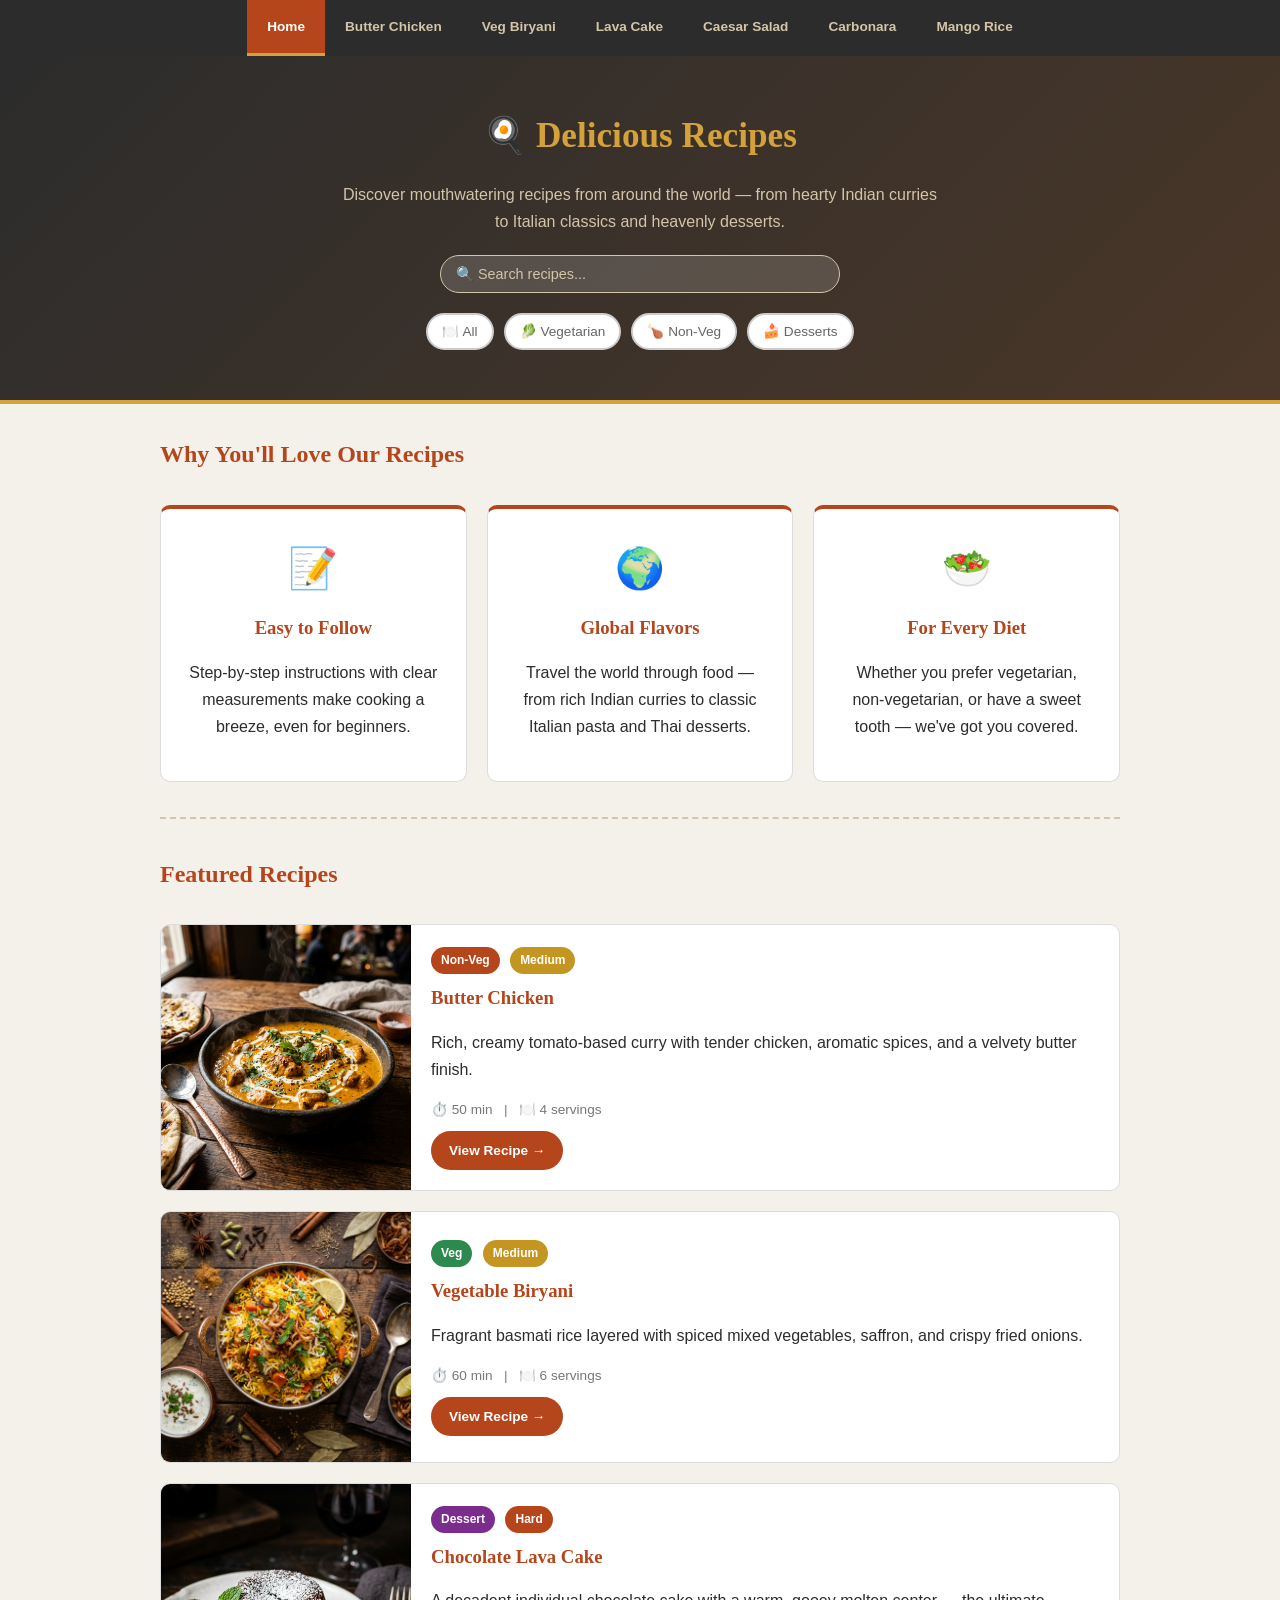
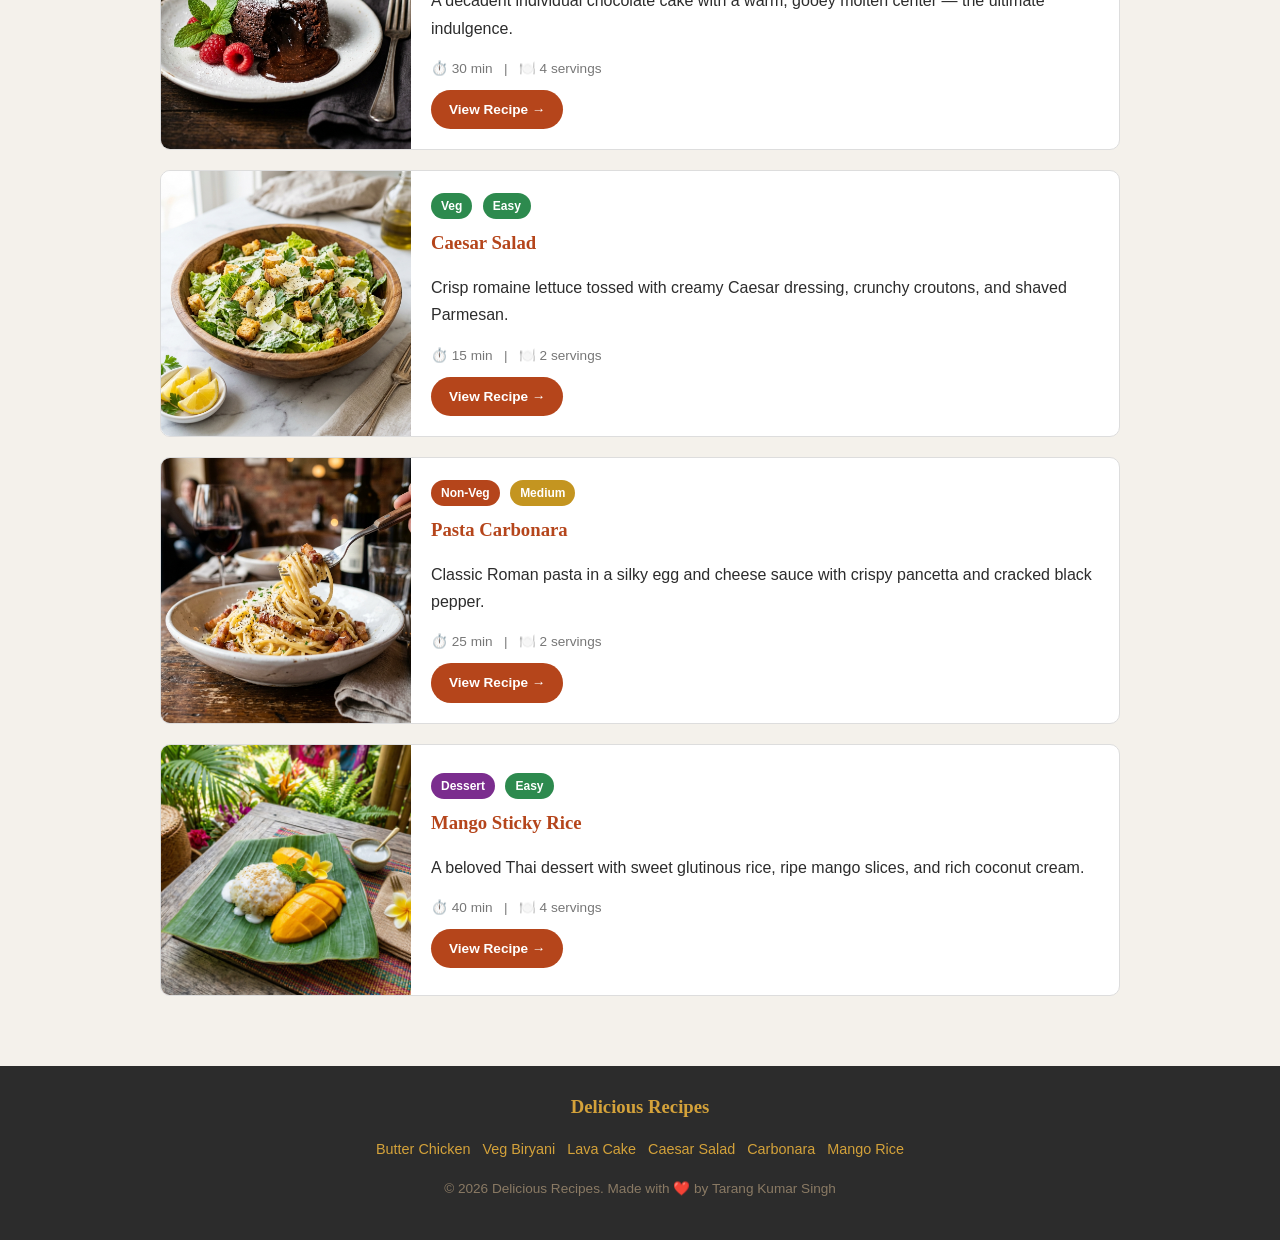
<file: recipe-website/index.html>
<!DOCTYPE html>
<html lang="en">
<head>
  <meta charset="UTF-8">
  <meta name="viewport" content="width=device-width, initial-scale=1.0">
  <meta name="description" content="Delicious Recipes — Discover mouthwatering recipes from around the world.">
  <title>Delicious Recipes — Home</title>
  <link rel="stylesheet" href="css/styles.css">
</head>
<body>

  <nav id="main-nav">
    <a href="index.html" class="active">Home</a>
    <a href="recipe1.html">Butter Chicken</a>
    <a href="recipe2.html">Veg Biryani</a>
    <a href="recipe3.html">Lava Cake</a>
    <a href="recipe4.html">Caesar Salad</a>
    <a href="recipe5.html">Carbonara</a>
    <a href="recipe6.html">Mango Rice</a>
  </nav>

  <header>
    <h1>🍳 Delicious Recipes</h1>
    <p>Discover mouthwatering recipes from around the world — from hearty Indian curries to Italian classics and heavenly desserts.</p>
    <div class="search-bar">
      <input type="text" placeholder="🔍 Search recipes..." aria-label="Search recipes">
    </div>
    <div class="category-filters">
      <span>🍽️ All</span>
      <span>🥬 Vegetarian</span>
      <span>🍗 Non-Veg</span>
      <span>🍰 Desserts</span>
    </div>
  </header>

  <main>
    <h2>Why You'll Love Our Recipes</h2>
    <div class="features-row">
      <div class="feature-box">
        <span class="feature-icon">📝</span>
        <h3>Easy to Follow</h3>
        <p>Step-by-step instructions with clear measurements make cooking a breeze, even for beginners.</p>
      </div>
      <div class="feature-box">
        <span class="feature-icon">🌍</span>
        <h3>Global Flavors</h3>
        <p>Travel the world through food — from rich Indian curries to classic Italian pasta and Thai desserts.</p>
      </div>
      <div class="feature-box">
        <span class="feature-icon">🥗</span>
        <h3>For Every Diet</h3>
        <p>Whether you prefer vegetarian, non-vegetarian, or have a sweet tooth — we've got you covered.</p>
      </div>
    </div>

    <hr>

    <h2>Featured Recipes</h2>
    <div class="recipe-list">

      <article>
        <img src="images/butter-chicken.png" alt="Butter chicken curry" loading="lazy">
        <div class="card-body">
          <div>
            <span class="badge badge-nonveg">Non-Veg</span>
            <span class="badge badge-medium">Medium</span>
          </div>
          <h3>Butter Chicken</h3>
          <p>Rich, creamy tomato-based curry with tender chicken, aromatic spices, and a velvety butter finish.</p>
          <p class="recipe-meta">⏱️ 50 min &nbsp; | &nbsp; 🍽️ 4 servings</p>
          <a href="recipe1.html" class="btn">View Recipe →</a>
        </div>
      </article>

      <article>
        <img src="images/veg-biryani.png" alt="Vegetable biryani" loading="lazy">
        <div class="card-body">
          <div>
            <span class="badge badge-veg">Veg</span>
            <span class="badge badge-medium">Medium</span>
          </div>
          <h3>Vegetable Biryani</h3>
          <p>Fragrant basmati rice layered with spiced mixed vegetables, saffron, and crispy fried onions.</p>
          <p class="recipe-meta">⏱️ 60 min &nbsp; | &nbsp; 🍽️ 6 servings</p>
          <a href="recipe2.html" class="btn">View Recipe →</a>
        </div>
      </article>

      <article>
        <img src="images/chocolate-lava-cake.png" alt="Chocolate lava cake" loading="lazy">
        <div class="card-body">
          <div>
            <span class="badge badge-dessert">Dessert</span>
            <span class="badge badge-hard">Hard</span>
          </div>
          <h3>Chocolate Lava Cake</h3>
          <p>A decadent individual chocolate cake with a warm, gooey molten center — the ultimate indulgence.</p>
          <p class="recipe-meta">⏱️ 30 min &nbsp; | &nbsp; 🍽️ 4 servings</p>
          <a href="recipe3.html" class="btn">View Recipe →</a>
        </div>
      </article>

      <article>
        <img src="images/caesar-salad.png" alt="Caesar salad" loading="lazy">
        <div class="card-body">
          <div>
            <span class="badge badge-veg">Veg</span>
            <span class="badge badge-easy">Easy</span>
          </div>
          <h3>Caesar Salad</h3>
          <p>Crisp romaine lettuce tossed with creamy Caesar dressing, crunchy croutons, and shaved Parmesan.</p>
          <p class="recipe-meta">⏱️ 15 min &nbsp; | &nbsp; 🍽️ 2 servings</p>
          <a href="recipe4.html" class="btn">View Recipe →</a>
        </div>
      </article>

      <article>
        <img src="images/pasta-carbonara.png" alt="Pasta carbonara" loading="lazy">
        <div class="card-body">
          <div>
            <span class="badge badge-nonveg">Non-Veg</span>
            <span class="badge badge-medium">Medium</span>
          </div>
          <h3>Pasta Carbonara</h3>
          <p>Classic Roman pasta in a silky egg and cheese sauce with crispy pancetta and cracked black pepper.</p>
          <p class="recipe-meta">⏱️ 25 min &nbsp; | &nbsp; 🍽️ 2 servings</p>
          <a href="recipe5.html" class="btn">View Recipe →</a>
        </div>
      </article>

      <article>
        <img src="images/mango-sticky-rice.png" alt="Mango sticky rice" loading="lazy">
        <div class="card-body">
          <div>
            <span class="badge badge-dessert">Dessert</span>
            <span class="badge badge-easy">Easy</span>
          </div>
          <h3>Mango Sticky Rice</h3>
          <p>A beloved Thai dessert with sweet glutinous rice, ripe mango slices, and rich coconut cream.</p>
          <p class="recipe-meta">⏱️ 40 min &nbsp; | &nbsp; 🍽️ 4 servings</p>
          <a href="recipe6.html" class="btn">View Recipe →</a>
        </div>
      </article>

    </div>
  </main>

  <footer>
    <h3 class="footer-title">Delicious Recipes</h3>
    <div class="footer-links">
      <a href="recipe1.html">Butter Chicken</a>
      <a href="recipe2.html">Veg Biryani</a>
      <a href="recipe3.html">Lava Cake</a>
      <a href="recipe4.html">Caesar Salad</a>
      <a href="recipe5.html">Carbonara</a>
      <a href="recipe6.html">Mango Rice</a>
    </div>
    <p class="footer-copyright">&copy; 2026 Delicious Recipes. Made with ❤️ by Tarang Kumar Singh</p>
  </footer>

</body>
</html>
</file>
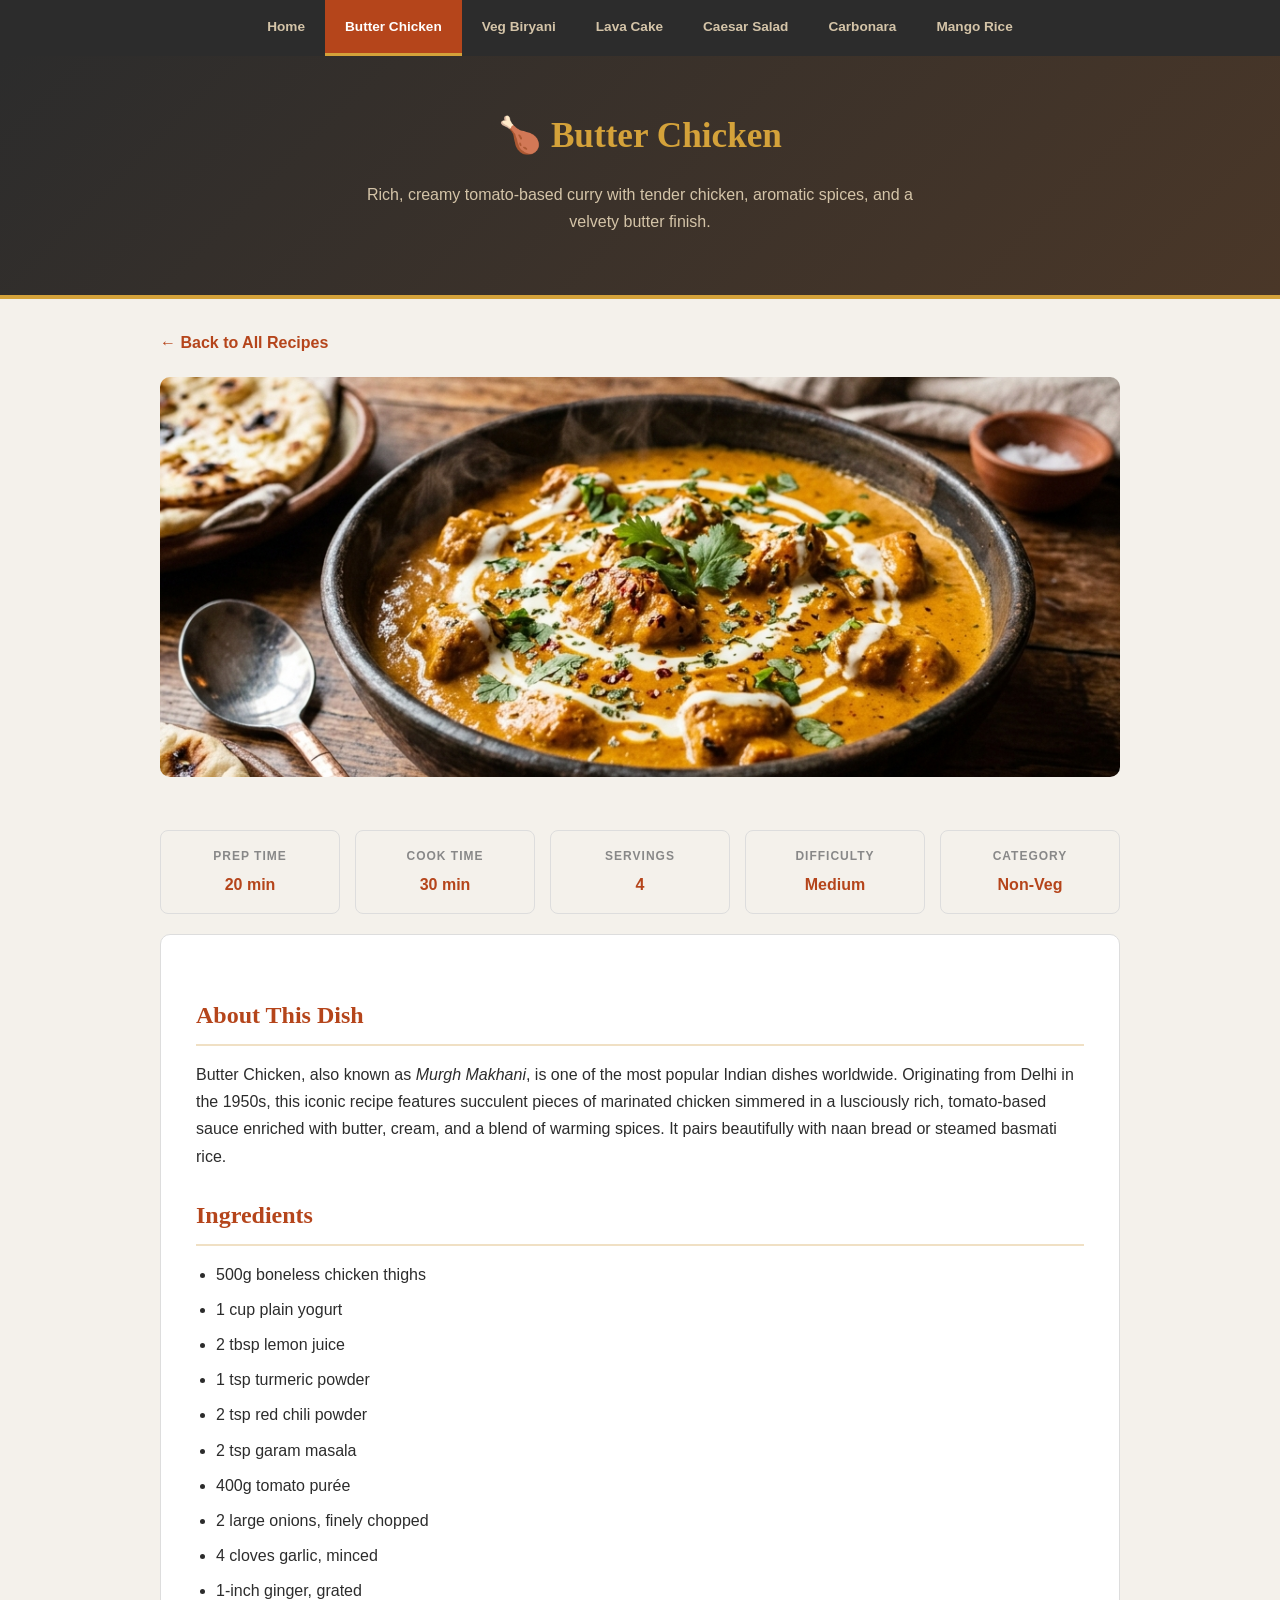
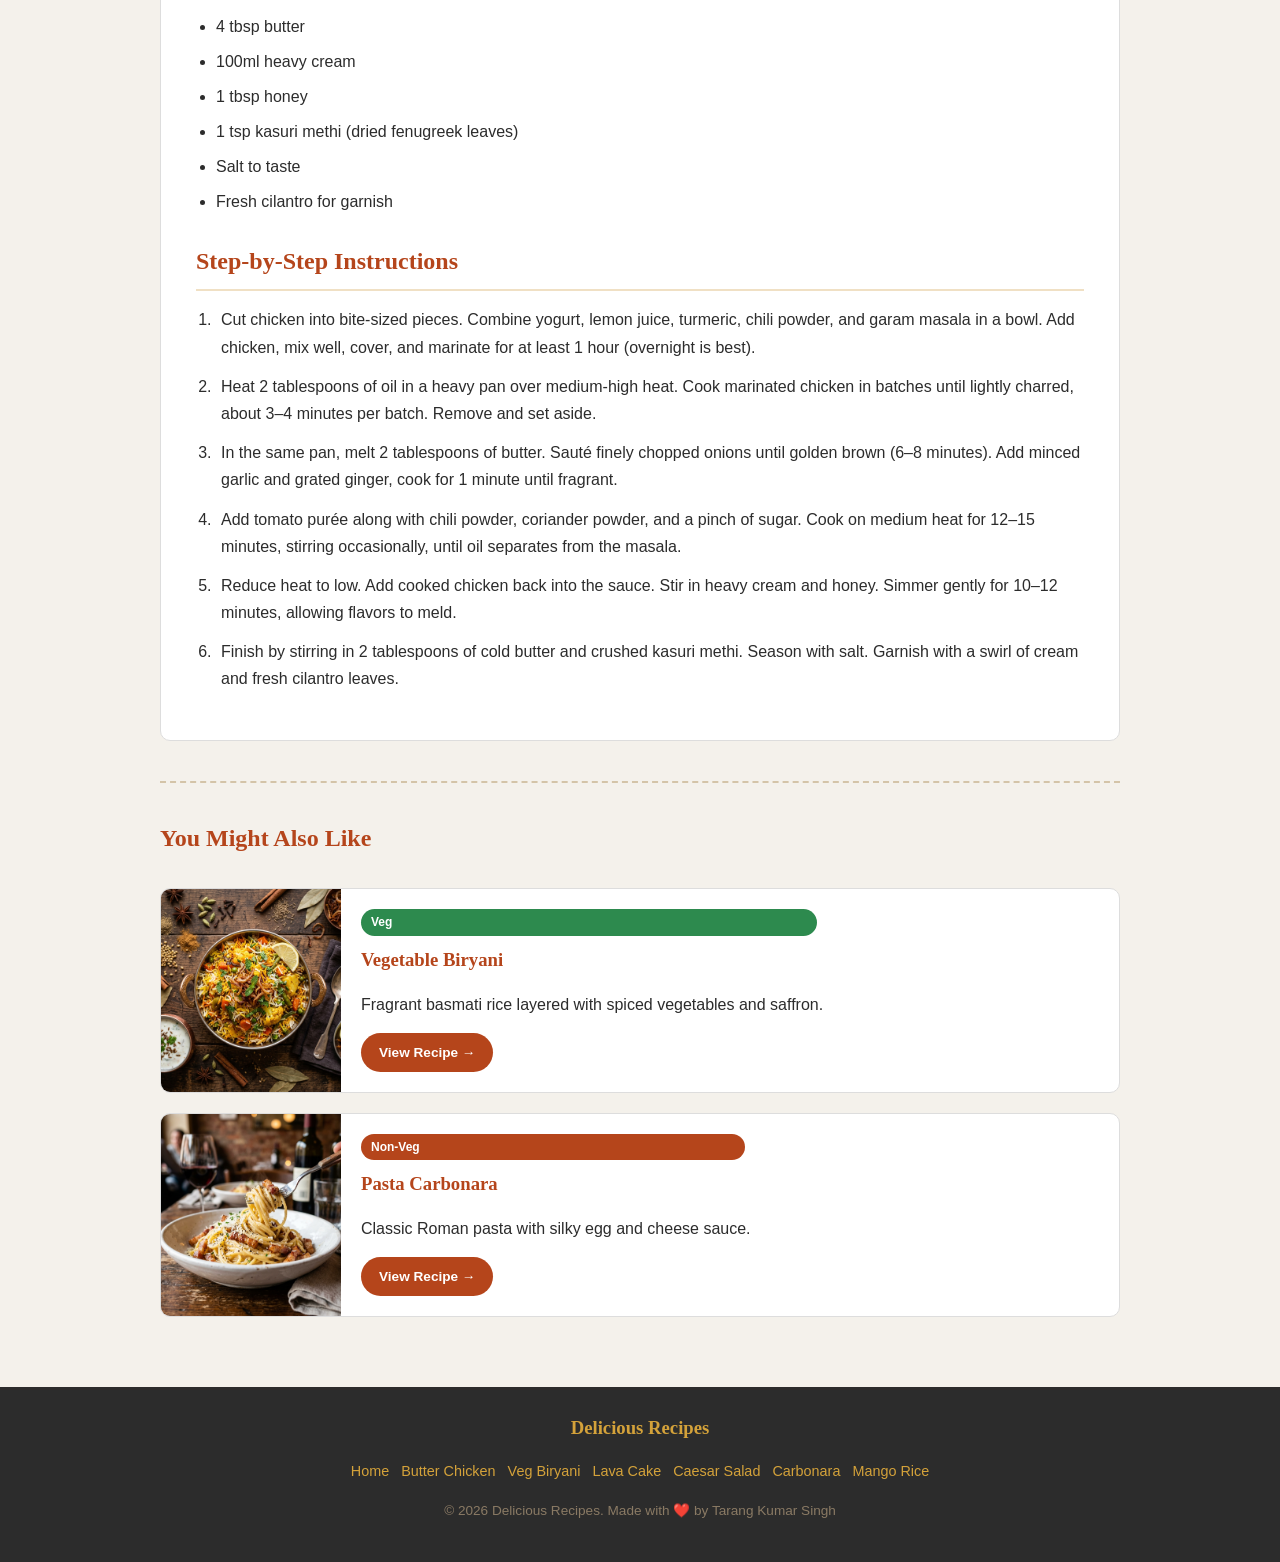
<file: recipe-website/recipe1.html>
<!DOCTYPE html>
<html lang="en">
<head>
  <meta charset="UTF-8">
  <meta name="viewport" content="width=device-width, initial-scale=1.0">
  <meta name="description" content="Authentic Butter Chicken recipe with step-by-step instructions.">
  <title>Butter Chicken — Delicious Recipes</title>
  <link rel="stylesheet" href="css/styles.css">
</head>
<body>

  <nav id="main-nav">
    <a href="index.html">Home</a>
    <a href="recipe1.html" class="active">Butter Chicken</a>
    <a href="recipe2.html">Veg Biryani</a>
    <a href="recipe3.html">Lava Cake</a>
    <a href="recipe4.html">Caesar Salad</a>
    <a href="recipe5.html">Carbonara</a>
    <a href="recipe6.html">Mango Rice</a>
  </nav>

  <header>
    <h1>🍗 Butter Chicken</h1>
    <p>Rich, creamy tomato-based curry with tender chicken, aromatic spices, and a velvety butter finish.</p>
  </header>

  <main>
    <a href="index.html" class="back-link">← Back to All Recipes</a>

    <div class="recipe-detail-header">
      <img src="images/butter-chicken.png" alt="Butter chicken curry garnished with cream and cilantro">
    </div>

    <div class="info-boxes">
      <div class="info-box">
        <strong>Prep Time</strong>
        <span>20 min</span>
      </div>
      <div class="info-box">
        <strong>Cook Time</strong>
        <span>30 min</span>
      </div>
      <div class="info-box">
        <strong>Servings</strong>
        <span>4</span>
      </div>
      <div class="info-box">
        <strong>Difficulty</strong>
        <span>Medium</span>
      </div>
      <div class="info-box">
        <strong>Category</strong>
        <span>Non-Veg</span>
      </div>
    </div>

    <div class="recipe-body">
      <h2>About This Dish</h2>
      <p>Butter Chicken, also known as <em>Murgh Makhani</em>, is one of the most popular Indian dishes worldwide. Originating from Delhi in the 1950s, this iconic recipe features succulent pieces of marinated chicken simmered in a lusciously rich, tomato-based sauce enriched with butter, cream, and a blend of warming spices. It pairs beautifully with naan bread or steamed basmati rice.</p>

      <h2>Ingredients</h2>
      <ul>
        <li>500g boneless chicken thighs</li>
        <li>1 cup plain yogurt</li>
        <li>2 tbsp lemon juice</li>
        <li>1 tsp turmeric powder</li>
        <li>2 tsp red chili powder</li>
        <li>2 tsp garam masala</li>
        <li>400g tomato purée</li>
        <li>2 large onions, finely chopped</li>
        <li>4 cloves garlic, minced</li>
        <li>1-inch ginger, grated</li>
        <li>4 tbsp butter</li>
        <li>100ml heavy cream</li>
        <li>1 tbsp honey</li>
        <li>1 tsp kasuri methi (dried fenugreek leaves)</li>
        <li>Salt to taste</li>
        <li>Fresh cilantro for garnish</li>
      </ul>

      <h2>Step-by-Step Instructions</h2>
      <ol>
        <li>Cut chicken into bite-sized pieces. Combine yogurt, lemon juice, turmeric, chili powder, and garam masala in a bowl. Add chicken, mix well, cover, and marinate for at least 1 hour (overnight is best).</li>
        <li>Heat 2 tablespoons of oil in a heavy pan over medium-high heat. Cook marinated chicken in batches until lightly charred, about 3–4 minutes per batch. Remove and set aside.</li>
        <li>In the same pan, melt 2 tablespoons of butter. Sauté finely chopped onions until golden brown (6–8 minutes). Add minced garlic and grated ginger, cook for 1 minute until fragrant.</li>
        <li>Add tomato purée along with chili powder, coriander powder, and a pinch of sugar. Cook on medium heat for 12–15 minutes, stirring occasionally, until oil separates from the masala.</li>
        <li>Reduce heat to low. Add cooked chicken back into the sauce. Stir in heavy cream and honey. Simmer gently for 10–12 minutes, allowing flavors to meld.</li>
        <li>Finish by stirring in 2 tablespoons of cold butter and crushed kasuri methi. Season with salt. Garnish with a swirl of cream and fresh cilantro leaves.</li>
      </ol>
    </div>

    <div class="related-section">
      <hr>
      <h2>You Might Also Like</h2>
      <div class="recipe-list">
        <article>
          <img src="images/veg-biryani.png" alt="Vegetable biryani" loading="lazy">
          <div class="card-body">
            <span class="badge badge-veg">Veg</span>
            <h3>Vegetable Biryani</h3>
            <p>Fragrant basmati rice layered with spiced vegetables and saffron.</p>
            <a href="recipe2.html" class="btn">View Recipe →</a>
          </div>
        </article>
        <article>
          <img src="images/pasta-carbonara.png" alt="Pasta carbonara" loading="lazy">
          <div class="card-body">
            <span class="badge badge-nonveg">Non-Veg</span>
            <h3>Pasta Carbonara</h3>
            <p>Classic Roman pasta with silky egg and cheese sauce.</p>
            <a href="recipe5.html" class="btn">View Recipe →</a>
          </div>
        </article>
      </div>
    </div>
  </main>

  <footer>
    <h3 class="footer-title">Delicious Recipes</h3>
    <div class="footer-links">
      <a href="index.html">Home</a>
      <a href="recipe1.html">Butter Chicken</a>
      <a href="recipe2.html">Veg Biryani</a>
      <a href="recipe3.html">Lava Cake</a>
      <a href="recipe4.html">Caesar Salad</a>
      <a href="recipe5.html">Carbonara</a>
      <a href="recipe6.html">Mango Rice</a>
    </div>
    <p class="footer-copyright">&copy; 2026 Delicious Recipes. Made with ❤️ by Tarang Kumar Singh</p>
  </footer>

</body>
</html>
</file>
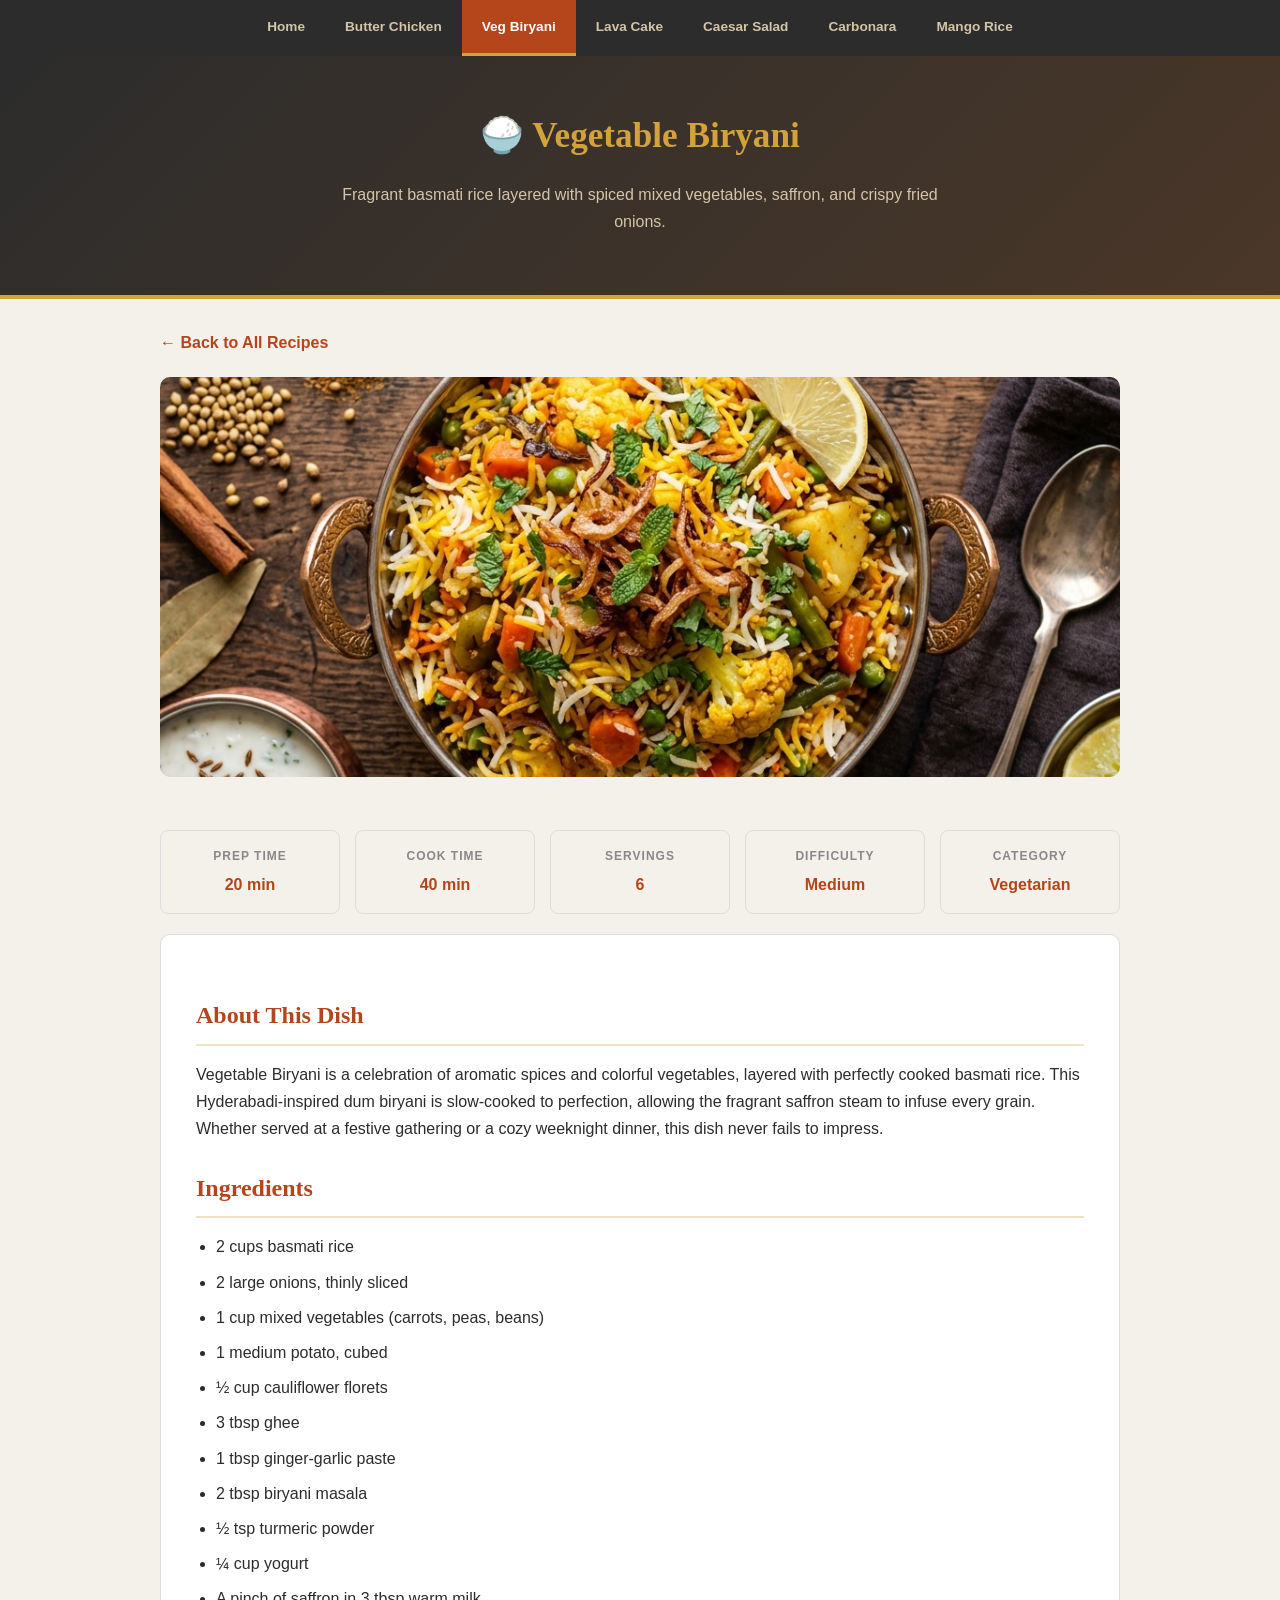
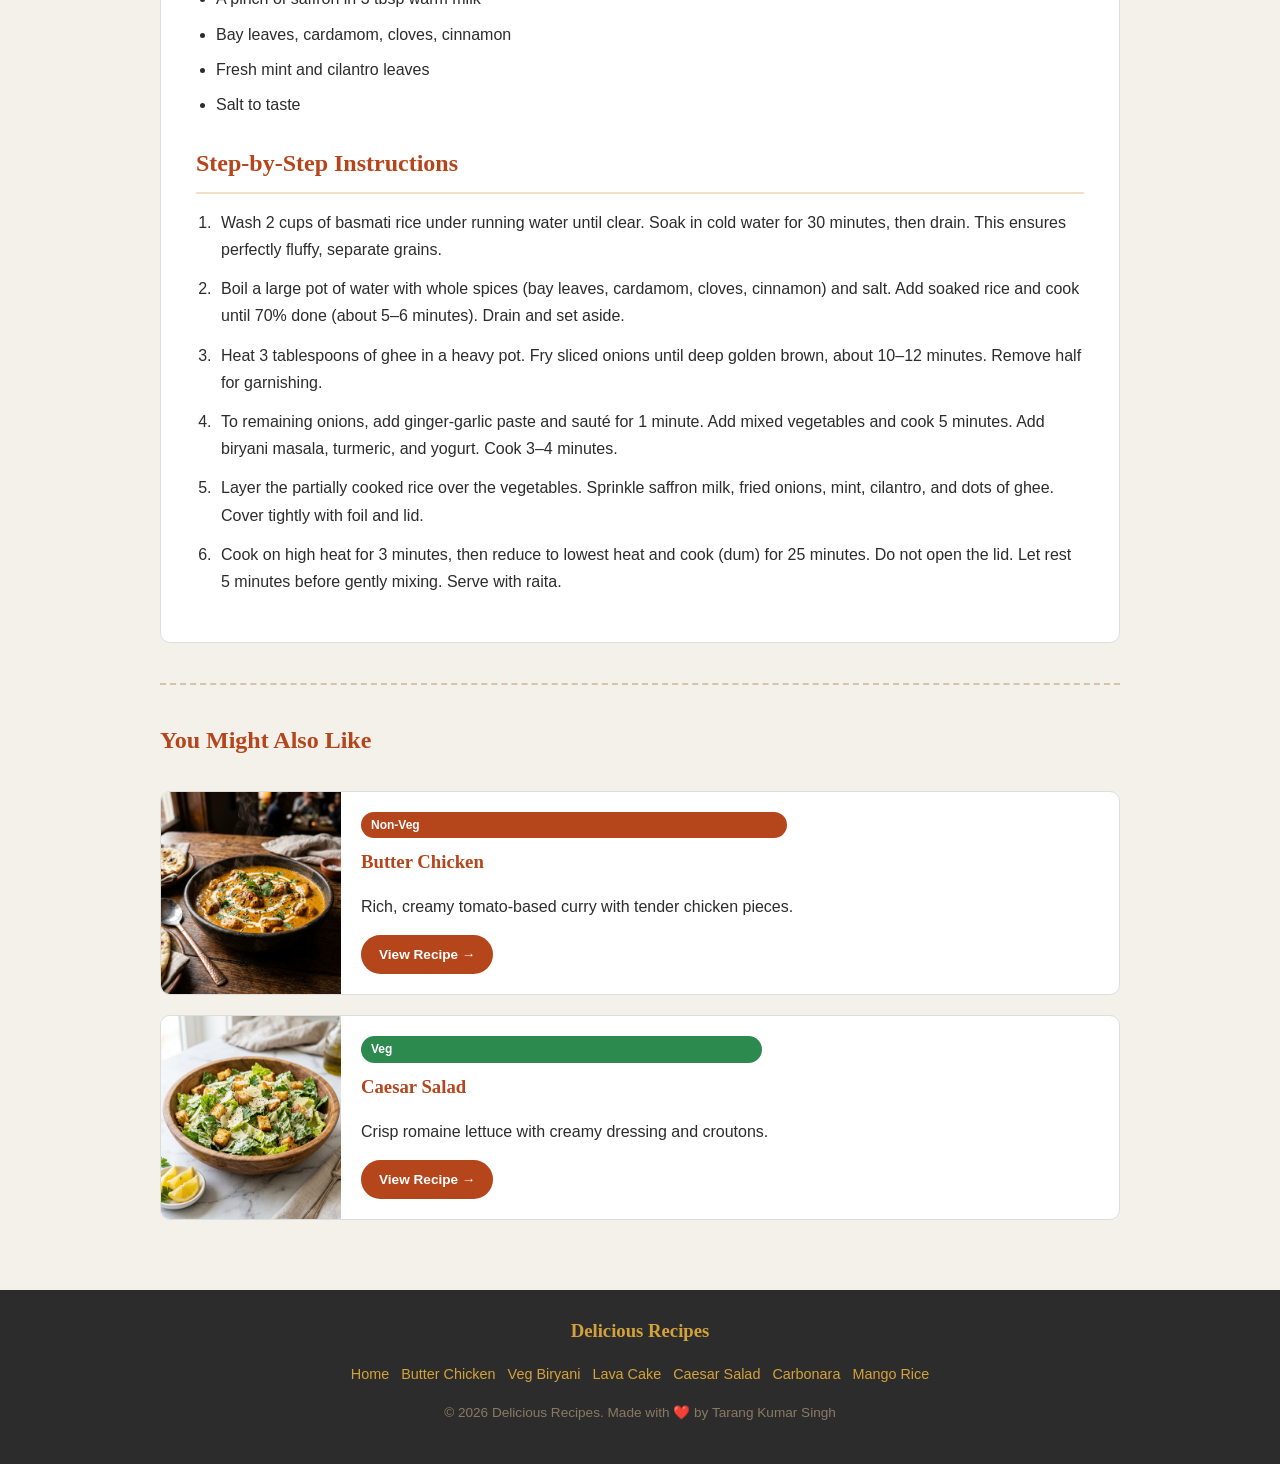
<file: recipe-website/recipe2.html>
<!DOCTYPE html>
<html lang="en">
<head>
  <meta charset="UTF-8">
  <meta name="viewport" content="width=device-width, initial-scale=1.0">
  <meta name="description" content="Authentic Vegetable Biryani recipe with step-by-step instructions.">
  <title>Vegetable Biryani — Delicious Recipes</title>
  <link rel="stylesheet" href="css/styles.css">
</head>
<body>

  <nav id="main-nav">
    <a href="index.html">Home</a>
    <a href="recipe1.html">Butter Chicken</a>
    <a href="recipe2.html" class="active">Veg Biryani</a>
    <a href="recipe3.html">Lava Cake</a>
    <a href="recipe4.html">Caesar Salad</a>
    <a href="recipe5.html">Carbonara</a>
    <a href="recipe6.html">Mango Rice</a>
  </nav>

  <header>
    <h1>🍚 Vegetable Biryani</h1>
    <p>Fragrant basmati rice layered with spiced mixed vegetables, saffron, and crispy fried onions.</p>
  </header>

  <main>
    <a href="index.html" class="back-link">← Back to All Recipes</a>

    <div class="recipe-detail-header">
      <img src="images/veg-biryani.png" alt="Vegetable biryani with saffron rice and vegetables">
    </div>

    <div class="info-boxes">
      <div class="info-box">
        <strong>Prep Time</strong>
        <span>20 min</span>
      </div>
      <div class="info-box">
        <strong>Cook Time</strong>
        <span>40 min</span>
      </div>
      <div class="info-box">
        <strong>Servings</strong>
        <span>6</span>
      </div>
      <div class="info-box">
        <strong>Difficulty</strong>
        <span>Medium</span>
      </div>
      <div class="info-box">
        <strong>Category</strong>
        <span>Vegetarian</span>
      </div>
    </div>

    <div class="recipe-body">
      <h2>About This Dish</h2>
      <p>Vegetable Biryani is a celebration of aromatic spices and colorful vegetables, layered with perfectly cooked basmati rice. This Hyderabadi-inspired dum biryani is slow-cooked to perfection, allowing the fragrant saffron steam to infuse every grain. Whether served at a festive gathering or a cozy weeknight dinner, this dish never fails to impress.</p>

      <h2>Ingredients</h2>
      <ul>
        <li>2 cups basmati rice</li>
        <li>2 large onions, thinly sliced</li>
        <li>1 cup mixed vegetables (carrots, peas, beans)</li>
        <li>1 medium potato, cubed</li>
        <li>½ cup cauliflower florets</li>
        <li>3 tbsp ghee</li>
        <li>1 tbsp ginger-garlic paste</li>
        <li>2 tbsp biryani masala</li>
        <li>½ tsp turmeric powder</li>
        <li>¼ cup yogurt</li>
        <li>A pinch of saffron in 3 tbsp warm milk</li>
        <li>Bay leaves, cardamom, cloves, cinnamon</li>
        <li>Fresh mint and cilantro leaves</li>
        <li>Salt to taste</li>
      </ul>

      <h2>Step-by-Step Instructions</h2>
      <ol>
        <li>Wash 2 cups of basmati rice under running water until clear. Soak in cold water for 30 minutes, then drain. This ensures perfectly fluffy, separate grains.</li>
        <li>Boil a large pot of water with whole spices (bay leaves, cardamom, cloves, cinnamon) and salt. Add soaked rice and cook until 70% done (about 5–6 minutes). Drain and set aside.</li>
        <li>Heat 3 tablespoons of ghee in a heavy pot. Fry sliced onions until deep golden brown, about 10–12 minutes. Remove half for garnishing.</li>
        <li>To remaining onions, add ginger-garlic paste and sauté for 1 minute. Add mixed vegetables and cook 5 minutes. Add biryani masala, turmeric, and yogurt. Cook 3–4 minutes.</li>
        <li>Layer the partially cooked rice over the vegetables. Sprinkle saffron milk, fried onions, mint, cilantro, and dots of ghee. Cover tightly with foil and lid.</li>
        <li>Cook on high heat for 3 minutes, then reduce to lowest heat and cook (dum) for 25 minutes. Do not open the lid. Let rest 5 minutes before gently mixing. Serve with raita.</li>
      </ol>
    </div>

    <div class="related-section">
      <hr>
      <h2>You Might Also Like</h2>
      <div class="recipe-list">
        <article>
          <img src="images/butter-chicken.png" alt="Butter chicken" loading="lazy">
          <div class="card-body">
            <span class="badge badge-nonveg">Non-Veg</span>
            <h3>Butter Chicken</h3>
            <p>Rich, creamy tomato-based curry with tender chicken pieces.</p>
            <a href="recipe1.html" class="btn">View Recipe →</a>
          </div>
        </article>
        <article>
          <img src="images/caesar-salad.png" alt="Caesar salad" loading="lazy">
          <div class="card-body">
            <span class="badge badge-veg">Veg</span>
            <h3>Caesar Salad</h3>
            <p>Crisp romaine lettuce with creamy dressing and croutons.</p>
            <a href="recipe4.html" class="btn">View Recipe →</a>
          </div>
        </article>
      </div>
    </div>
  </main>

  <footer>
    <h3 class="footer-title">Delicious Recipes</h3>
    <div class="footer-links">
      <a href="index.html">Home</a>
      <a href="recipe1.html">Butter Chicken</a>
      <a href="recipe2.html">Veg Biryani</a>
      <a href="recipe3.html">Lava Cake</a>
      <a href="recipe4.html">Caesar Salad</a>
      <a href="recipe5.html">Carbonara</a>
      <a href="recipe6.html">Mango Rice</a>
    </div>
    <p class="footer-copyright">&copy; 2026 Delicious Recipes. Made with ❤️ by Tarang Kumar Singh</p>
  </footer>

</body>
</html>
</file>
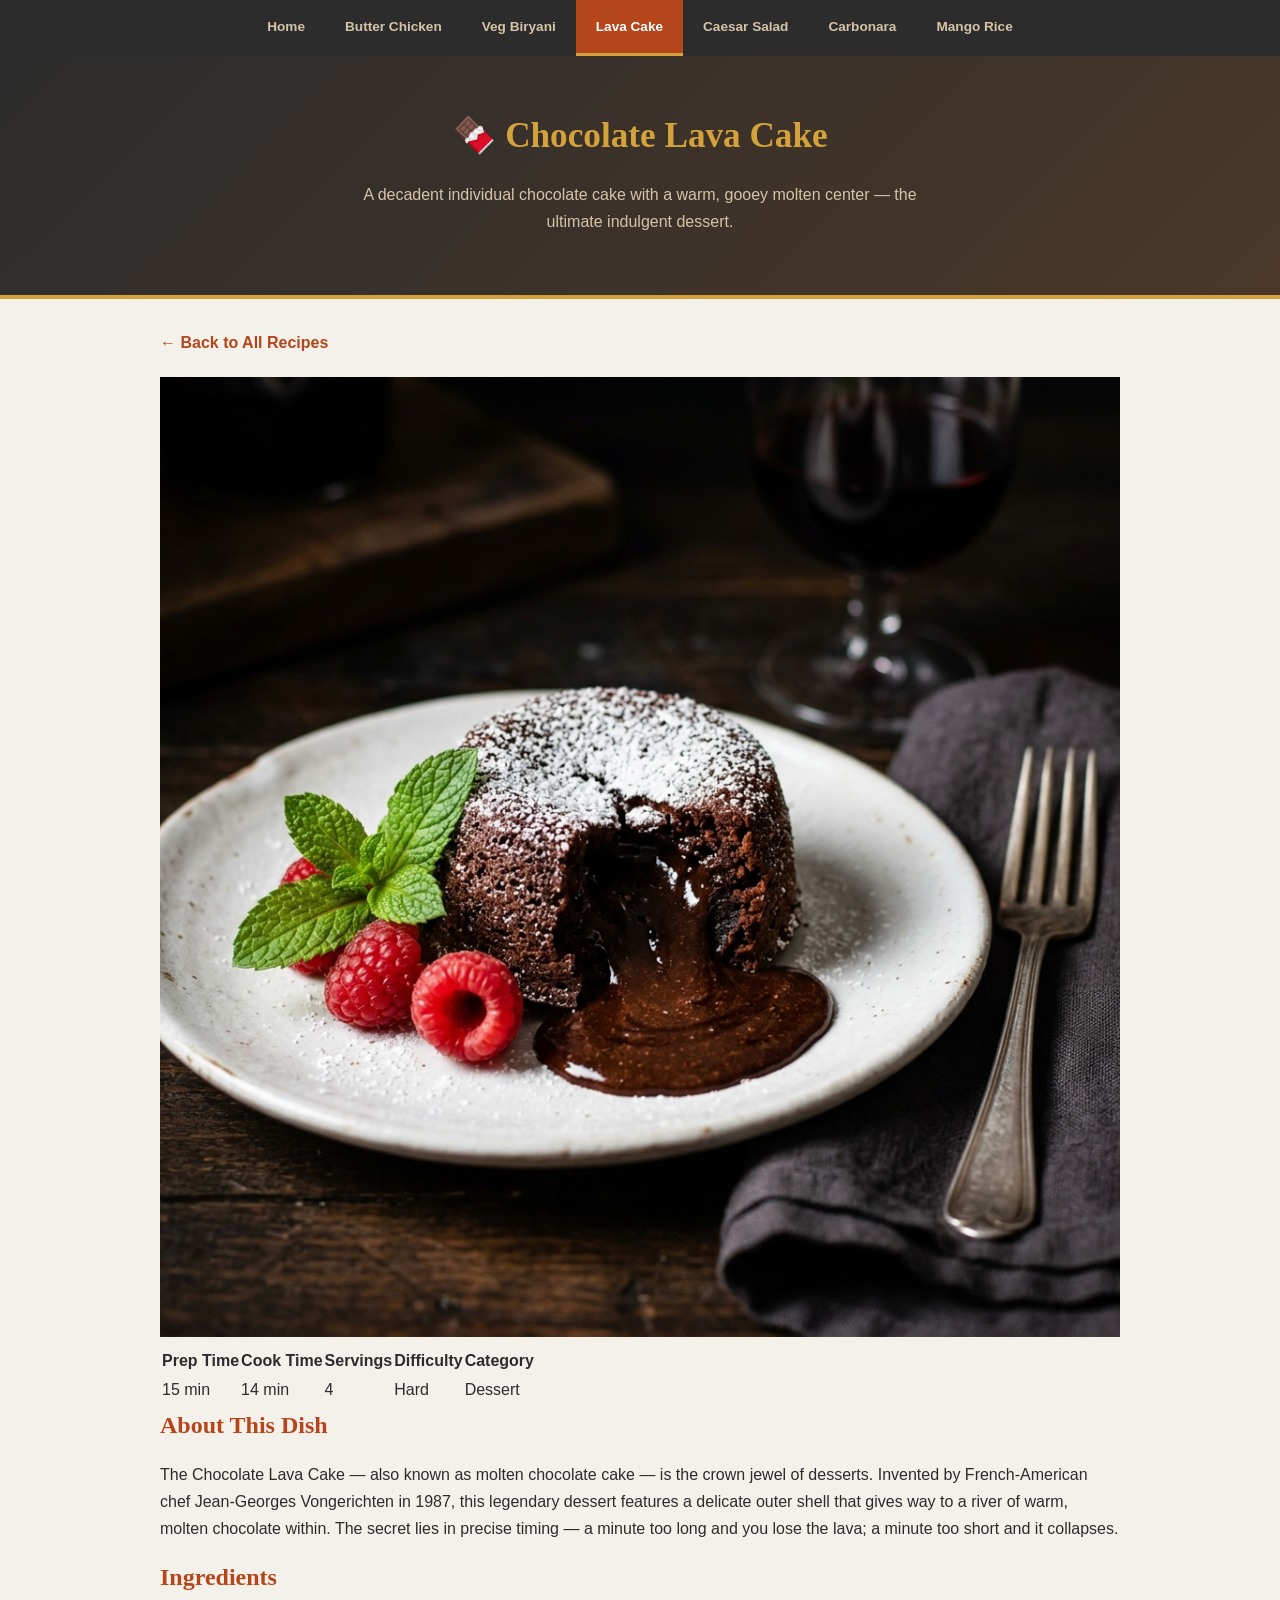
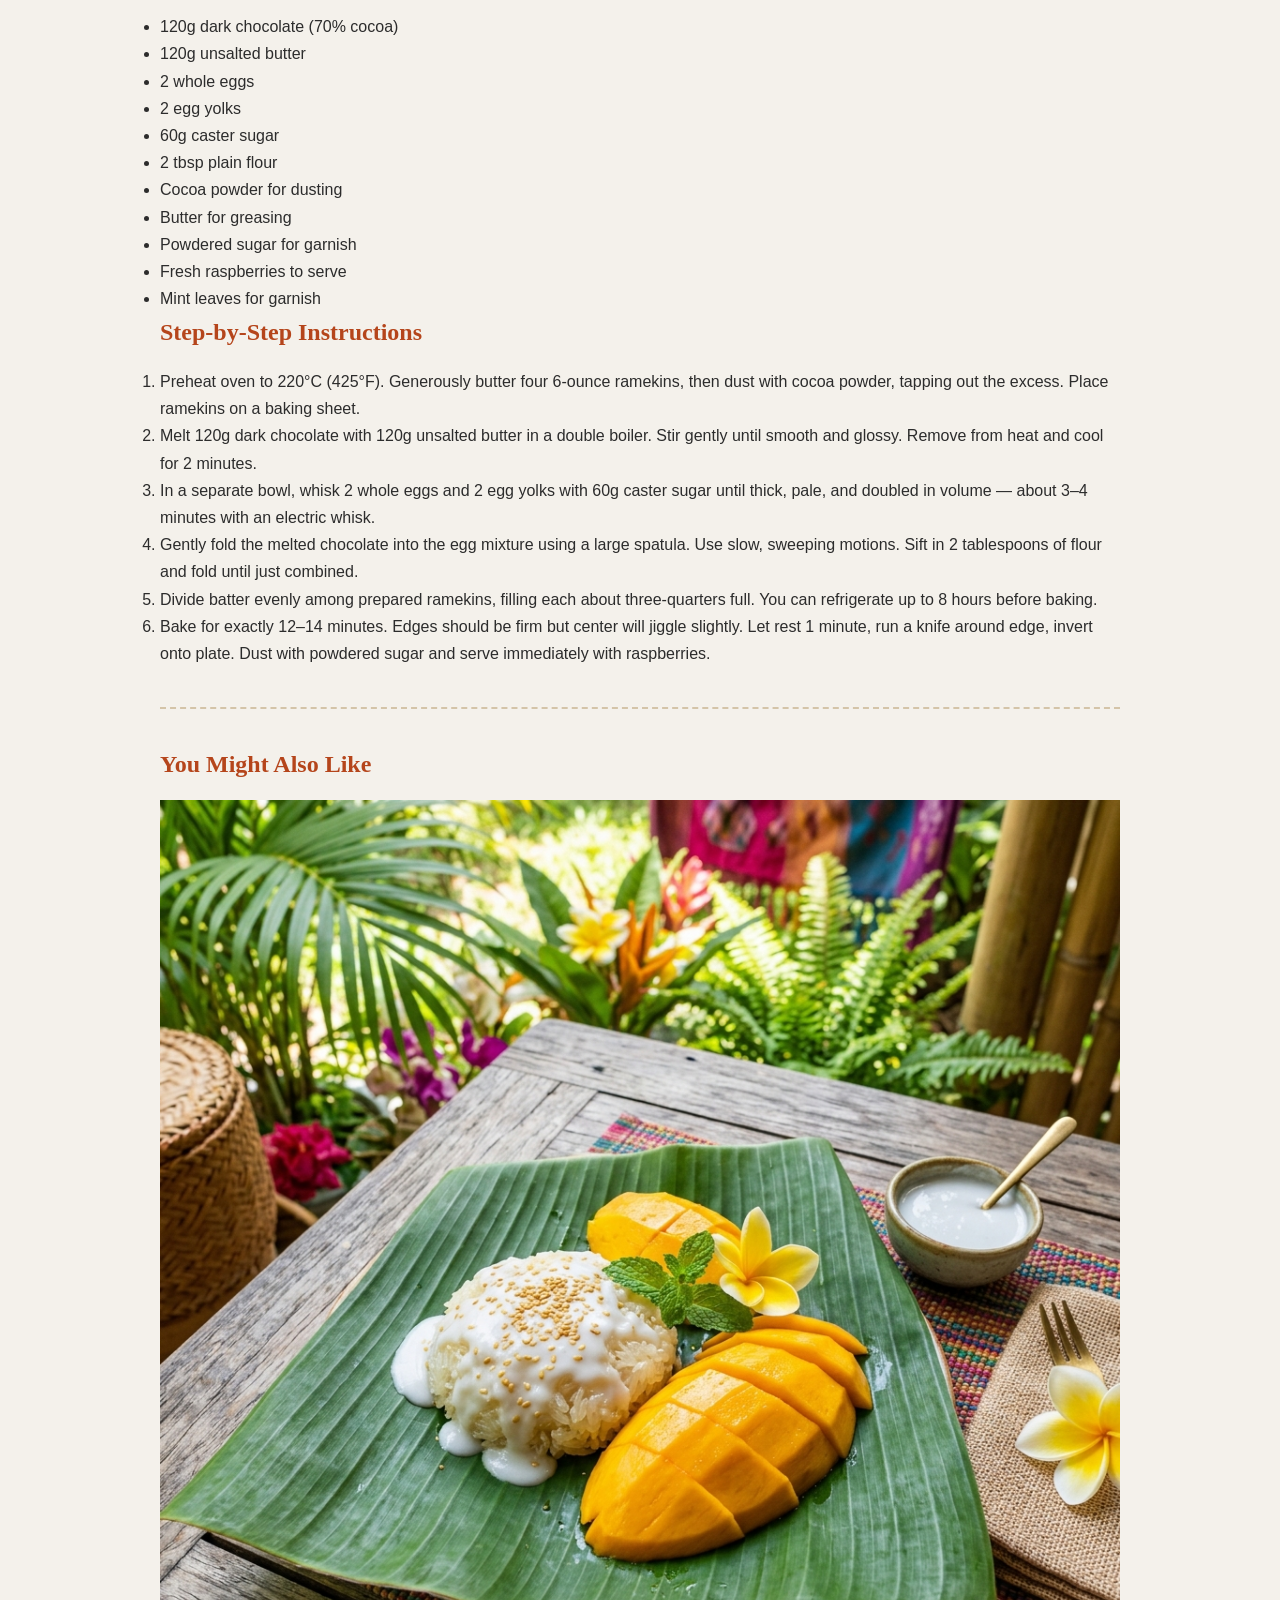
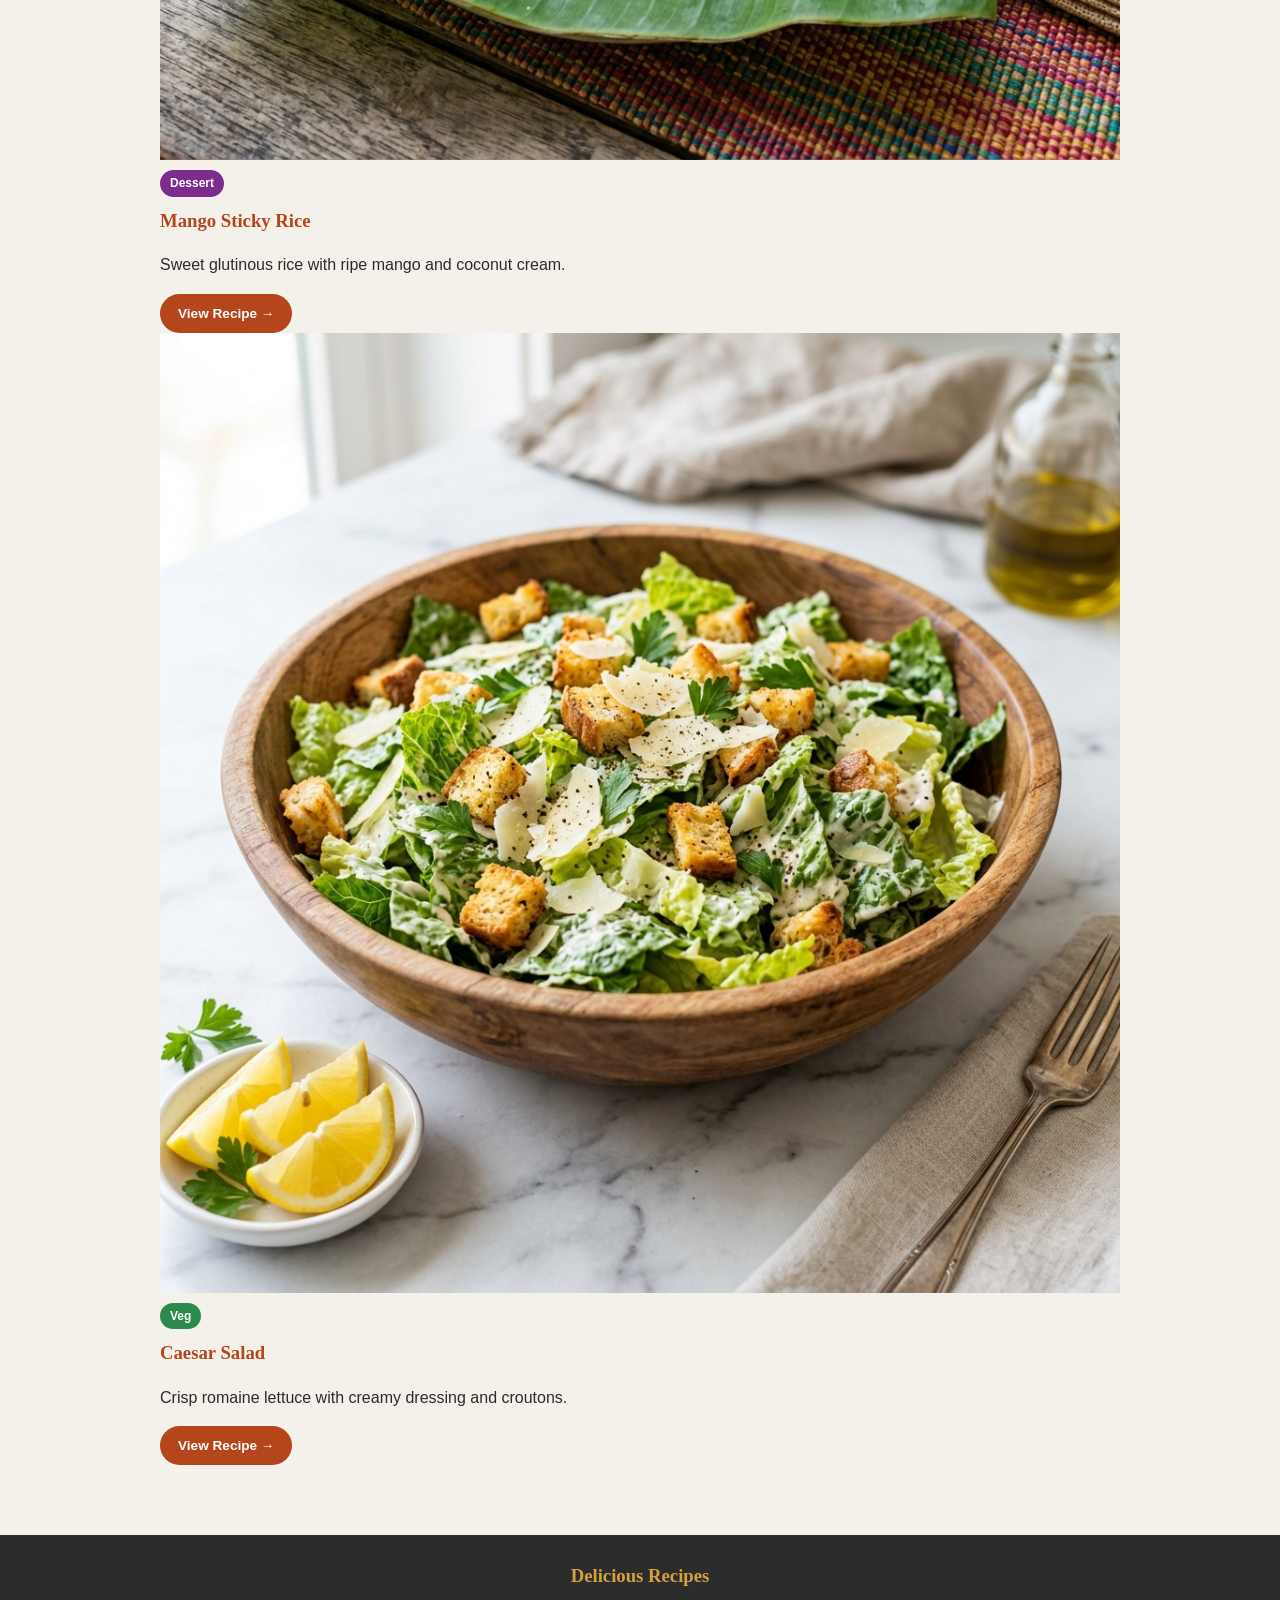
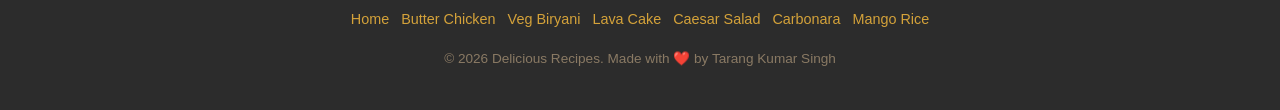
<file: recipe-website/recipe3.html>
<!DOCTYPE html>
<html lang="en">
<head>
  <meta charset="UTF-8">
  <meta name="viewport" content="width=device-width, initial-scale=1.0">
  <meta name="description" content="Chocolate Lava Cake recipe with step-by-step instructions.">
  <title>Chocolate Lava Cake — Delicious Recipes</title>
  <link rel="stylesheet" href="css/styles.css">
</head>
<body>

  <nav id="main-nav">
    <a href="index.html">Home</a>
    <a href="recipe1.html">Butter Chicken</a>
    <a href="recipe2.html">Veg Biryani</a>
    <a href="recipe3.html" class="active">Lava Cake</a>
    <a href="recipe4.html">Caesar Salad</a>
    <a href="recipe5.html">Carbonara</a>
    <a href="recipe6.html">Mango Rice</a>
  </nav>

  <header>
    <h1>🍫 Chocolate Lava Cake</h1>
    <p>A decadent individual chocolate cake with a warm, gooey molten center — the ultimate indulgent dessert.</p>
  </header>

  <main>
    <a href="index.html" class="back-link">← Back to All Recipes</a>

    <div class="recipe-content">
      <img src="images/chocolate-lava-cake.png" alt="Chocolate lava cake with molten center and raspberries" class="recipe-image">

      <table>
        <thead>
          <tr>
            <th>Prep Time</th>
            <th>Cook Time</th>
            <th>Servings</th>
            <th>Difficulty</th>
            <th>Category</th>
          </tr>
        </thead>
        <tbody>
          <tr>
            <td>15 min</td>
            <td>14 min</td>
            <td>4</td>
            <td>Hard</td>
            <td>Dessert</td>
          </tr>
        </tbody>
      </table>

      <h2>About This Dish</h2>
      <p>The Chocolate Lava Cake — also known as molten chocolate cake — is the crown jewel of desserts. Invented by French-American chef Jean-Georges Vongerichten in 1987, this legendary dessert features a delicate outer shell that gives way to a river of warm, molten chocolate within. The secret lies in precise timing — a minute too long and you lose the lava; a minute too short and it collapses.</p>

      <h2>Ingredients</h2>
      <ul>
        <li>120g dark chocolate (70% cocoa)</li>
        <li>120g unsalted butter</li>
        <li>2 whole eggs</li>
        <li>2 egg yolks</li>
        <li>60g caster sugar</li>
        <li>2 tbsp plain flour</li>
        <li>Cocoa powder for dusting</li>
        <li>Butter for greasing</li>
        <li>Powdered sugar for garnish</li>
        <li>Fresh raspberries to serve</li>
        <li>Mint leaves for garnish</li>
      </ul>

      <h2>Step-by-Step Instructions</h2>
      <ol>
        <li>Preheat oven to 220°C (425°F). Generously butter four 6-ounce ramekins, then dust with cocoa powder, tapping out the excess. Place ramekins on a baking sheet.</li>
        <li>Melt 120g dark chocolate with 120g unsalted butter in a double boiler. Stir gently until smooth and glossy. Remove from heat and cool for 2 minutes.</li>
        <li>In a separate bowl, whisk 2 whole eggs and 2 egg yolks with 60g caster sugar until thick, pale, and doubled in volume — about 3–4 minutes with an electric whisk.</li>
        <li>Gently fold the melted chocolate into the egg mixture using a large spatula. Use slow, sweeping motions. Sift in 2 tablespoons of flour and fold until just combined.</li>
        <li>Divide batter evenly among prepared ramekins, filling each about three-quarters full. You can refrigerate up to 8 hours before baking.</li>
        <li>Bake for exactly 12–14 minutes. Edges should be firm but center will jiggle slightly. Let rest 1 minute, run a knife around edge, invert onto plate. Dust with powdered sugar and serve immediately with raspberries.</li>
      </ol>
    </div>

    <div class="related-section">
      <hr>
      <h2>You Might Also Like</h2>
      <div class="recipe-grid">
        <article>
          <img src="images/mango-sticky-rice.png" alt="Mango sticky rice" loading="lazy">
          <span class="badge badge-dessert">Dessert</span>
          <h3>Mango Sticky Rice</h3>
          <p>Sweet glutinous rice with ripe mango and coconut cream.</p>
          <a href="recipe6.html" class="btn">View Recipe →</a>
        </article>
        <article>
          <img src="images/caesar-salad.png" alt="Caesar salad" loading="lazy">
          <span class="badge badge-veg">Veg</span>
          <h3>Caesar Salad</h3>
          <p>Crisp romaine lettuce with creamy dressing and croutons.</p>
          <a href="recipe4.html" class="btn">View Recipe →</a>
        </article>
      </div>
    </div>
  </main>

  <footer>
    <h3 class="footer-title">Delicious Recipes</h3>
    <div class="footer-links">
      <a href="index.html">Home</a>
      <a href="recipe1.html">Butter Chicken</a>
      <a href="recipe2.html">Veg Biryani</a>
      <a href="recipe3.html">Lava Cake</a>
      <a href="recipe4.html">Caesar Salad</a>
      <a href="recipe5.html">Carbonara</a>
      <a href="recipe6.html">Mango Rice</a>
    </div>
    <p class="footer-copyright">&copy; 2026 Delicious Recipes. Made with ❤️ by Tarang Kumar Singh</p>
  </footer>

</body>
</html>
</file>
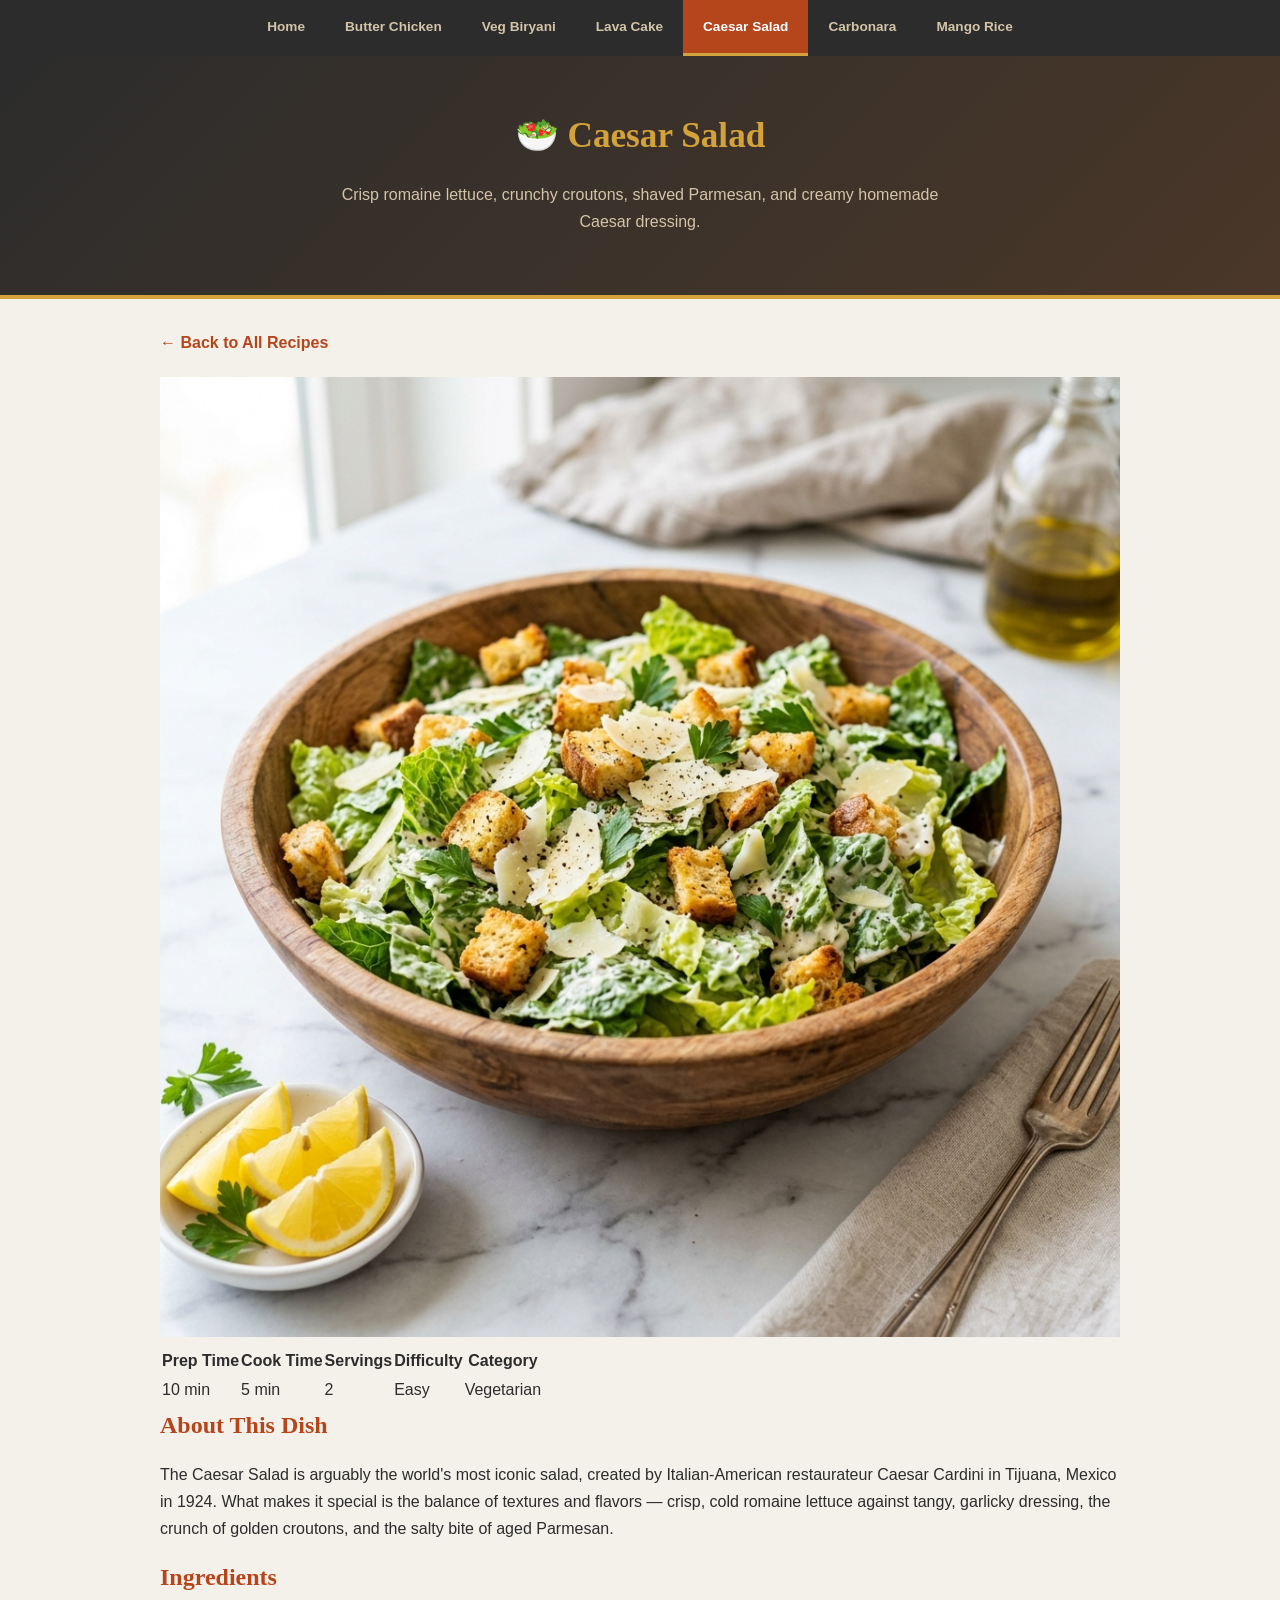
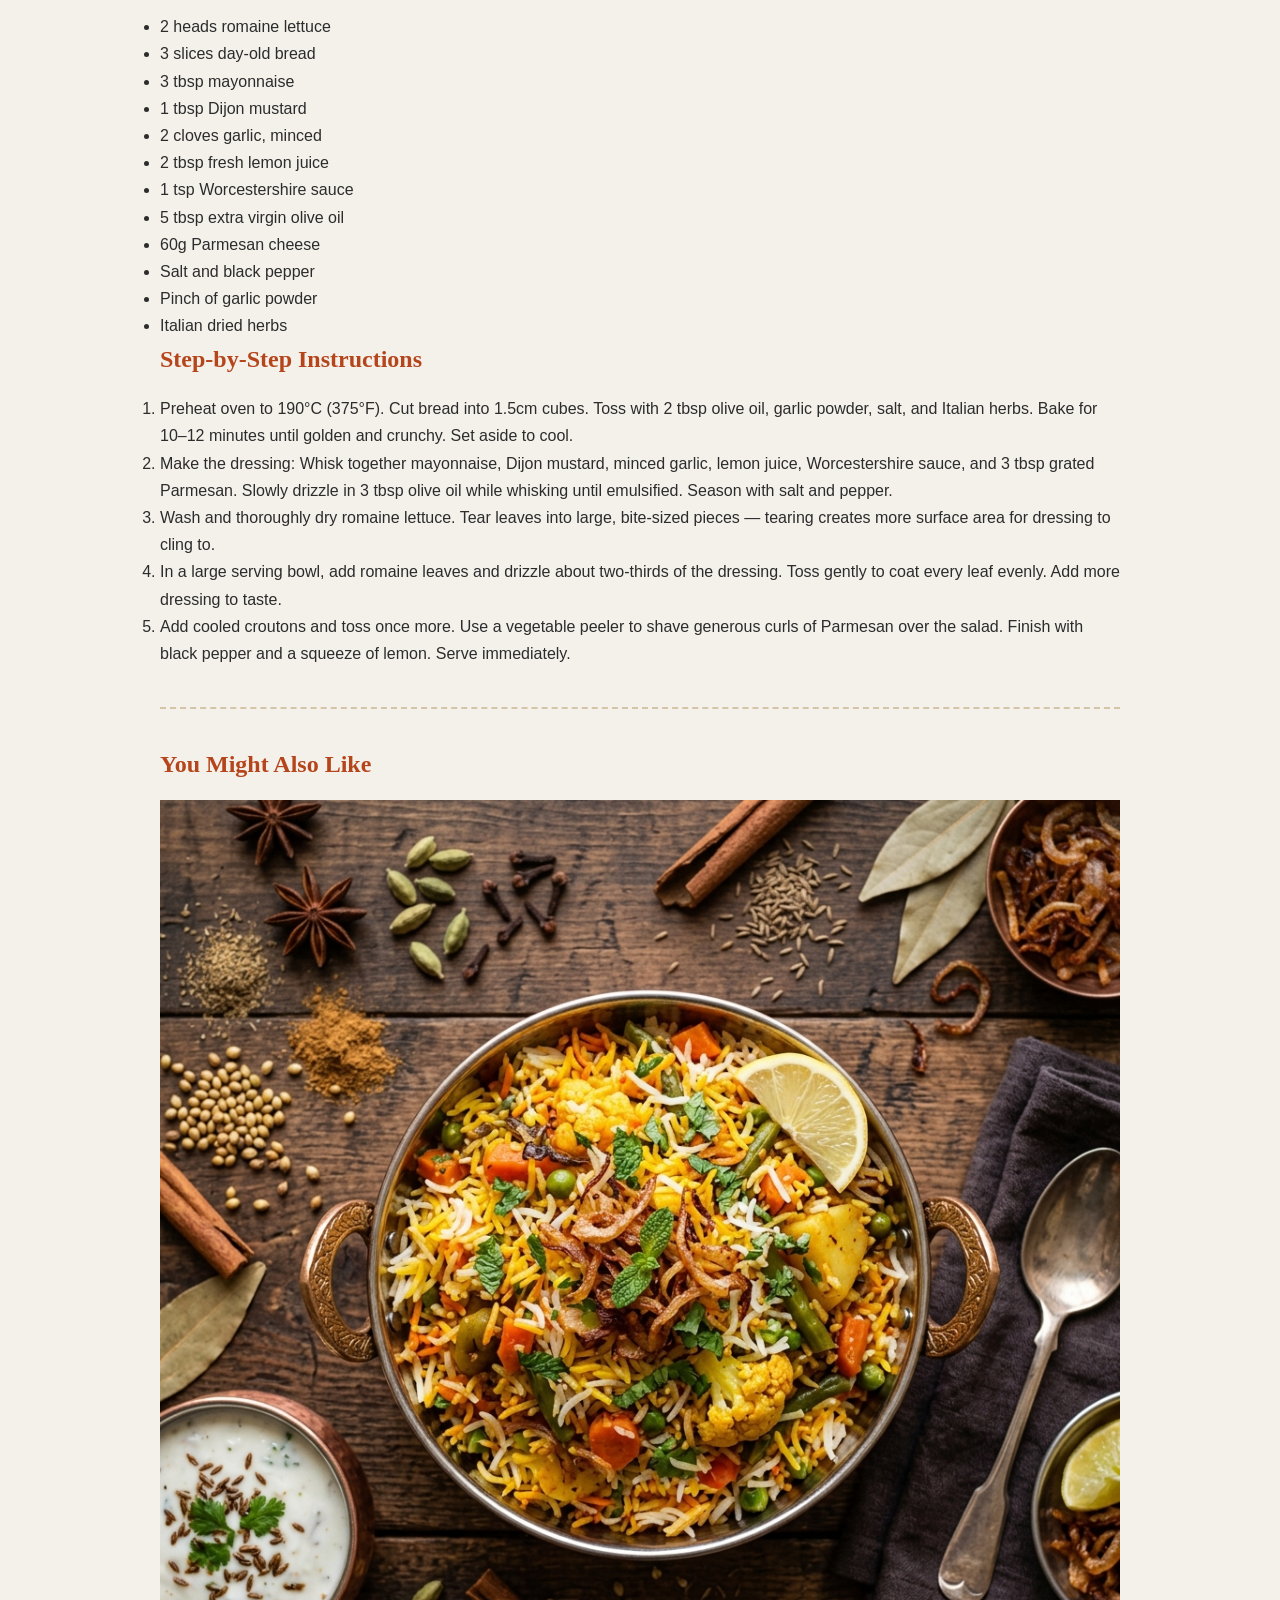
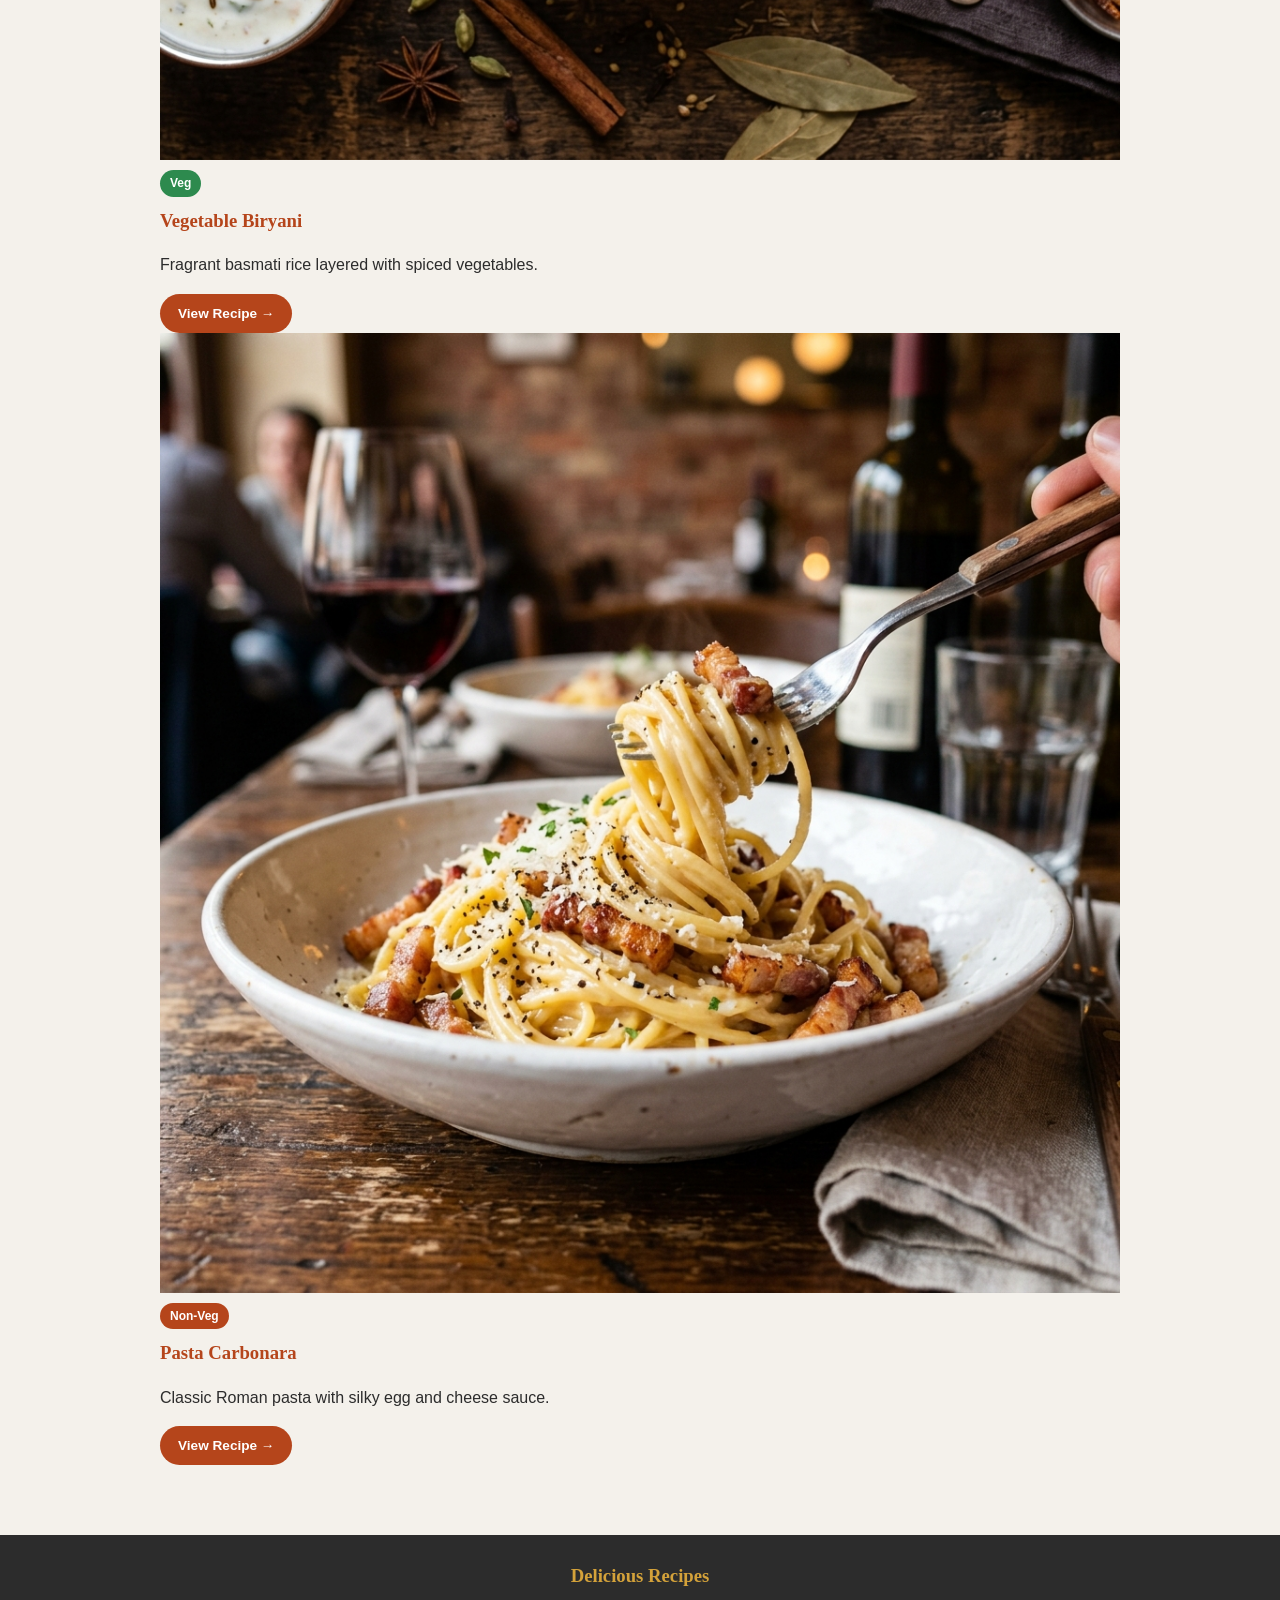
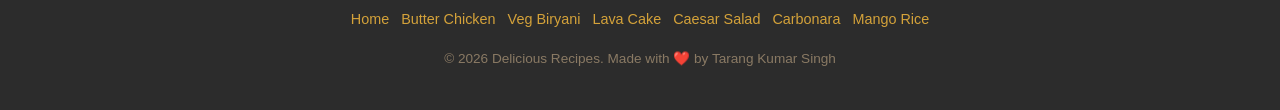
<file: recipe-website/recipe4.html>
<!DOCTYPE html>
<html lang="en">
<head>
  <meta charset="UTF-8">
  <meta name="viewport" content="width=device-width, initial-scale=1.0">
  <meta name="description" content="Classic Caesar Salad recipe with step-by-step instructions.">
  <title>Caesar Salad — Delicious Recipes</title>
  <link rel="stylesheet" href="css/styles.css">
</head>
<body>

  <nav id="main-nav">
    <a href="index.html">Home</a>
    <a href="recipe1.html">Butter Chicken</a>
    <a href="recipe2.html">Veg Biryani</a>
    <a href="recipe3.html">Lava Cake</a>
    <a href="recipe4.html" class="active">Caesar Salad</a>
    <a href="recipe5.html">Carbonara</a>
    <a href="recipe6.html">Mango Rice</a>
  </nav>

  <header>
    <h1>🥗 Caesar Salad</h1>
    <p>Crisp romaine lettuce, crunchy croutons, shaved Parmesan, and creamy homemade Caesar dressing.</p>
  </header>

  <main>
    <a href="index.html" class="back-link">← Back to All Recipes</a>

    <div class="recipe-content">
      <img src="images/caesar-salad.png" alt="Fresh Caesar salad with croutons and parmesan" class="recipe-image">

      <table>
        <thead>
          <tr>
            <th>Prep Time</th>
            <th>Cook Time</th>
            <th>Servings</th>
            <th>Difficulty</th>
            <th>Category</th>
          </tr>
        </thead>
        <tbody>
          <tr>
            <td>10 min</td>
            <td>5 min</td>
            <td>2</td>
            <td>Easy</td>
            <td>Vegetarian</td>
          </tr>
        </tbody>
      </table>

      <h2>About This Dish</h2>
      <p>The Caesar Salad is arguably the world's most iconic salad, created by Italian-American restaurateur Caesar Cardini in Tijuana, Mexico in 1924. What makes it special is the balance of textures and flavors — crisp, cold romaine lettuce against tangy, garlicky dressing, the crunch of golden croutons, and the salty bite of aged Parmesan.</p>

      <h2>Ingredients</h2>
      <ul>
        <li>2 heads romaine lettuce</li>
        <li>3 slices day-old bread</li>
        <li>3 tbsp mayonnaise</li>
        <li>1 tbsp Dijon mustard</li>
        <li>2 cloves garlic, minced</li>
        <li>2 tbsp fresh lemon juice</li>
        <li>1 tsp Worcestershire sauce</li>
        <li>5 tbsp extra virgin olive oil</li>
        <li>60g Parmesan cheese</li>
        <li>Salt and black pepper</li>
        <li>Pinch of garlic powder</li>
        <li>Italian dried herbs</li>
      </ul>

      <h2>Step-by-Step Instructions</h2>
      <ol>
        <li>Preheat oven to 190°C (375°F). Cut bread into 1.5cm cubes. Toss with 2 tbsp olive oil, garlic powder, salt, and Italian herbs. Bake for 10–12 minutes until golden and crunchy. Set aside to cool.</li>
        <li>Make the dressing: Whisk together mayonnaise, Dijon mustard, minced garlic, lemon juice, Worcestershire sauce, and 3 tbsp grated Parmesan. Slowly drizzle in 3 tbsp olive oil while whisking until emulsified. Season with salt and pepper.</li>
        <li>Wash and thoroughly dry romaine lettuce. Tear leaves into large, bite-sized pieces — tearing creates more surface area for dressing to cling to.</li>
        <li>In a large serving bowl, add romaine leaves and drizzle about two-thirds of the dressing. Toss gently to coat every leaf evenly. Add more dressing to taste.</li>
        <li>Add cooled croutons and toss once more. Use a vegetable peeler to shave generous curls of Parmesan over the salad. Finish with black pepper and a squeeze of lemon. Serve immediately.</li>
      </ol>
    </div>

    <div class="related-section">
      <hr>
      <h2>You Might Also Like</h2>
      <div class="recipe-grid">
        <article>
          <img src="images/veg-biryani.png" alt="Vegetable biryani" loading="lazy">
          <span class="badge badge-veg">Veg</span>
          <h3>Vegetable Biryani</h3>
          <p>Fragrant basmati rice layered with spiced vegetables.</p>
          <a href="recipe2.html" class="btn">View Recipe →</a>
        </article>
        <article>
          <img src="images/pasta-carbonara.png" alt="Pasta carbonara" loading="lazy">
          <span class="badge badge-nonveg">Non-Veg</span>
          <h3>Pasta Carbonara</h3>
          <p>Classic Roman pasta with silky egg and cheese sauce.</p>
          <a href="recipe5.html" class="btn">View Recipe →</a>
        </article>
      </div>
    </div>
  </main>

  <footer>
    <h3 class="footer-title">Delicious Recipes</h3>
    <div class="footer-links">
      <a href="index.html">Home</a>
      <a href="recipe1.html">Butter Chicken</a>
      <a href="recipe2.html">Veg Biryani</a>
      <a href="recipe3.html">Lava Cake</a>
      <a href="recipe4.html">Caesar Salad</a>
      <a href="recipe5.html">Carbonara</a>
      <a href="recipe6.html">Mango Rice</a>
    </div>
    <p class="footer-copyright">&copy; 2026 Delicious Recipes. Made with ❤️ by Tarang Kumar Singh</p>
  </footer>

</body>
</html>
</file>
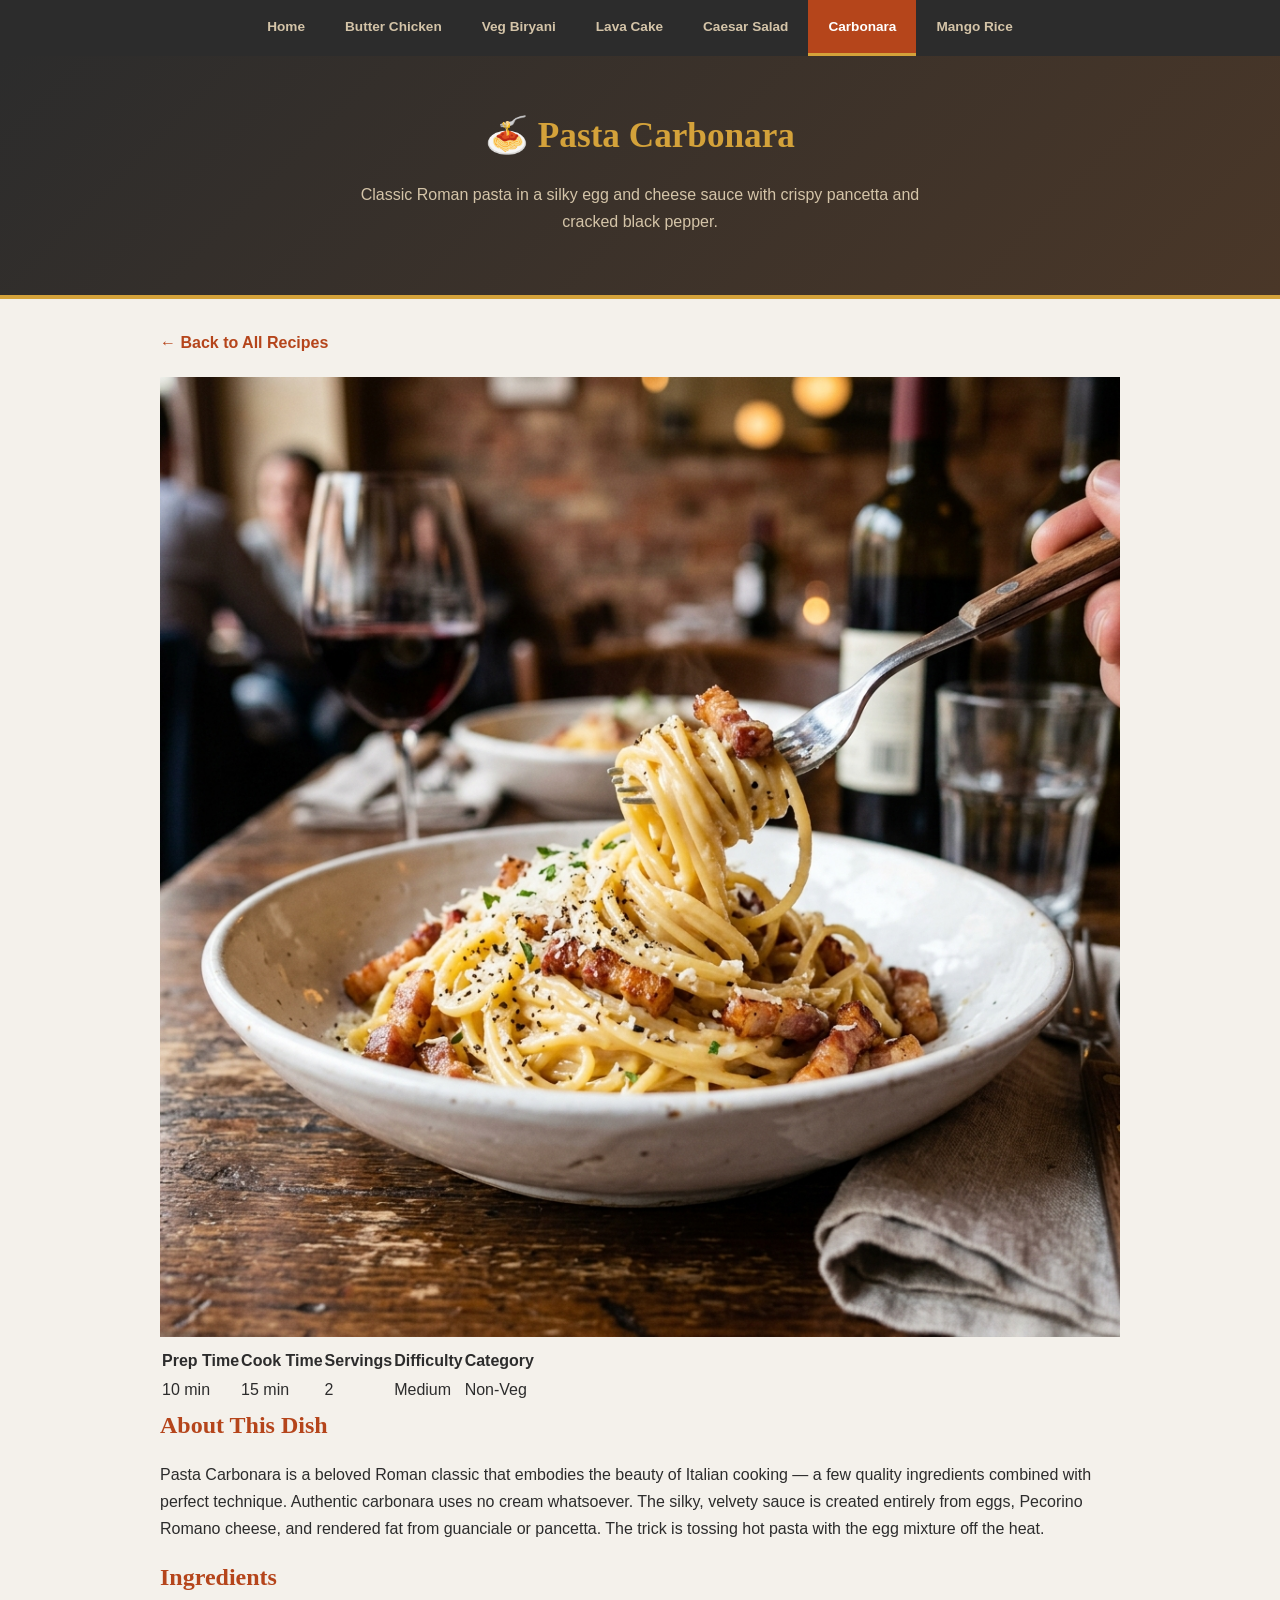
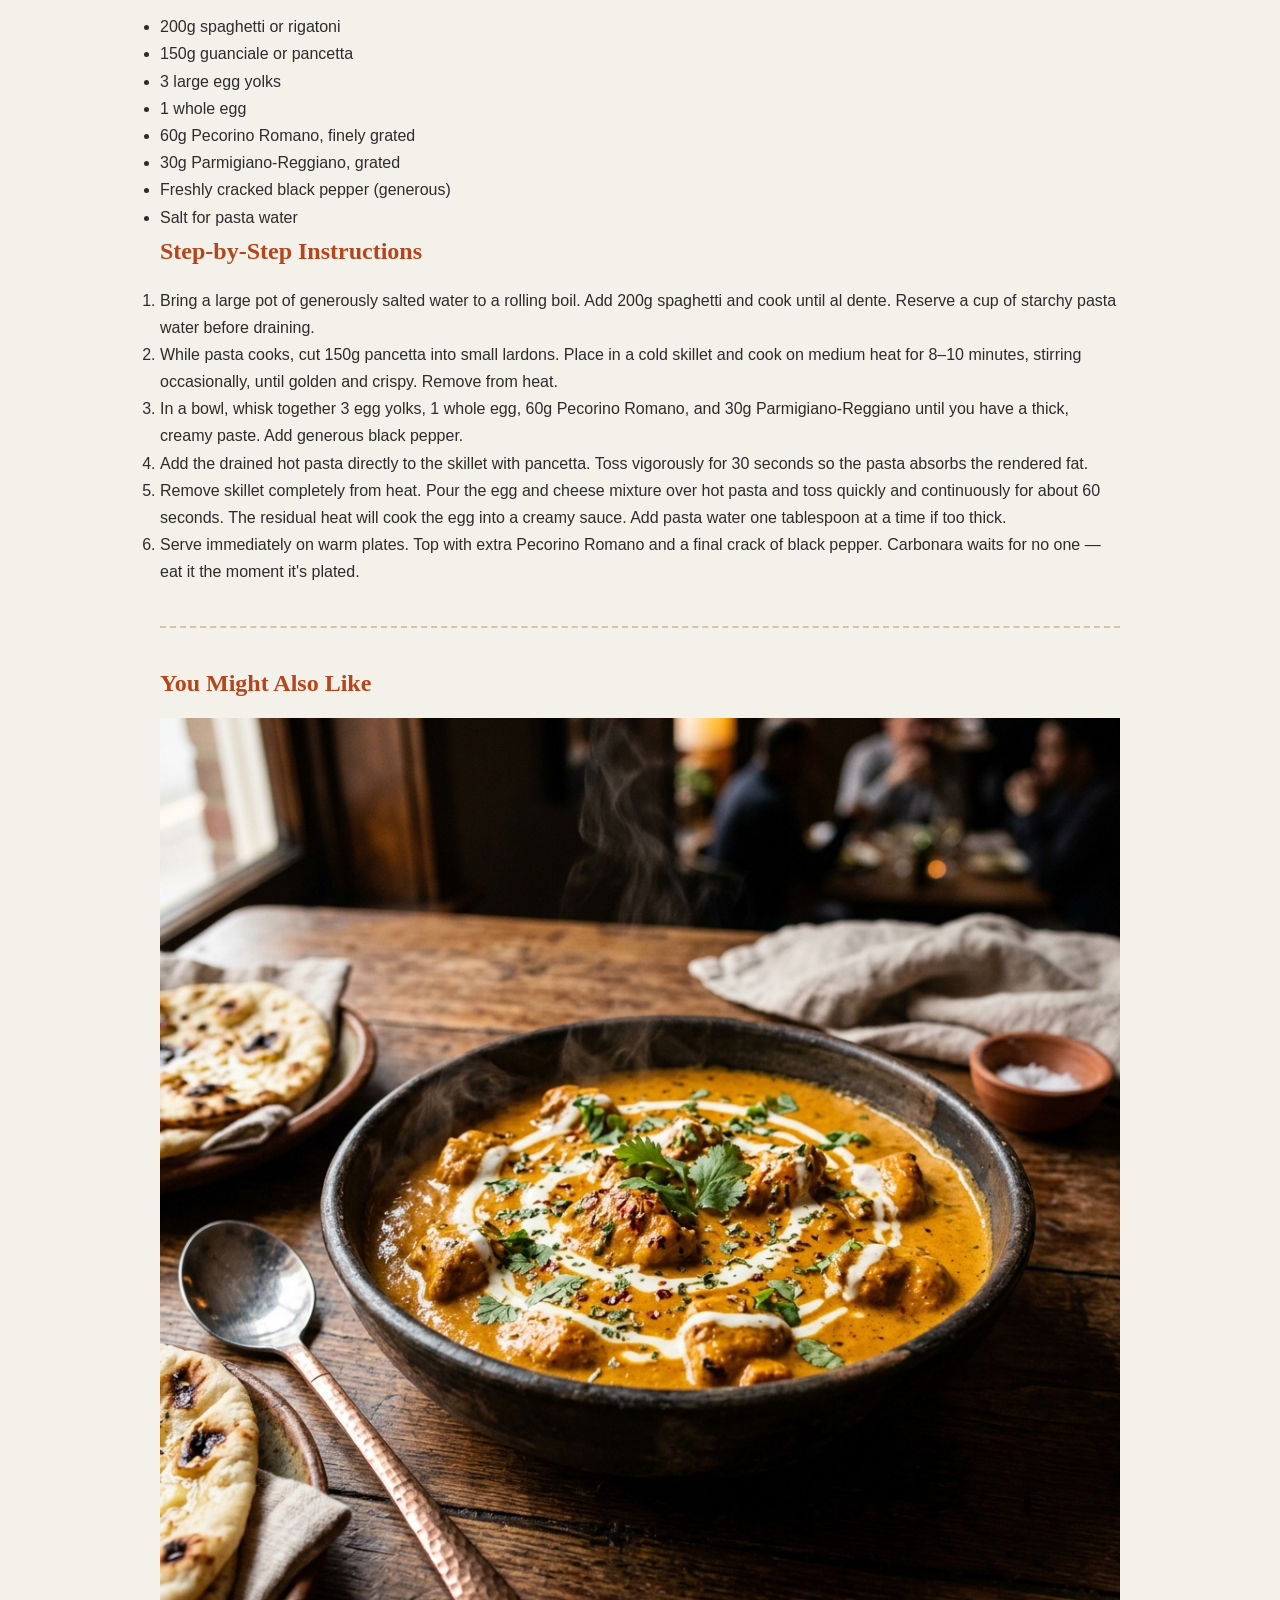
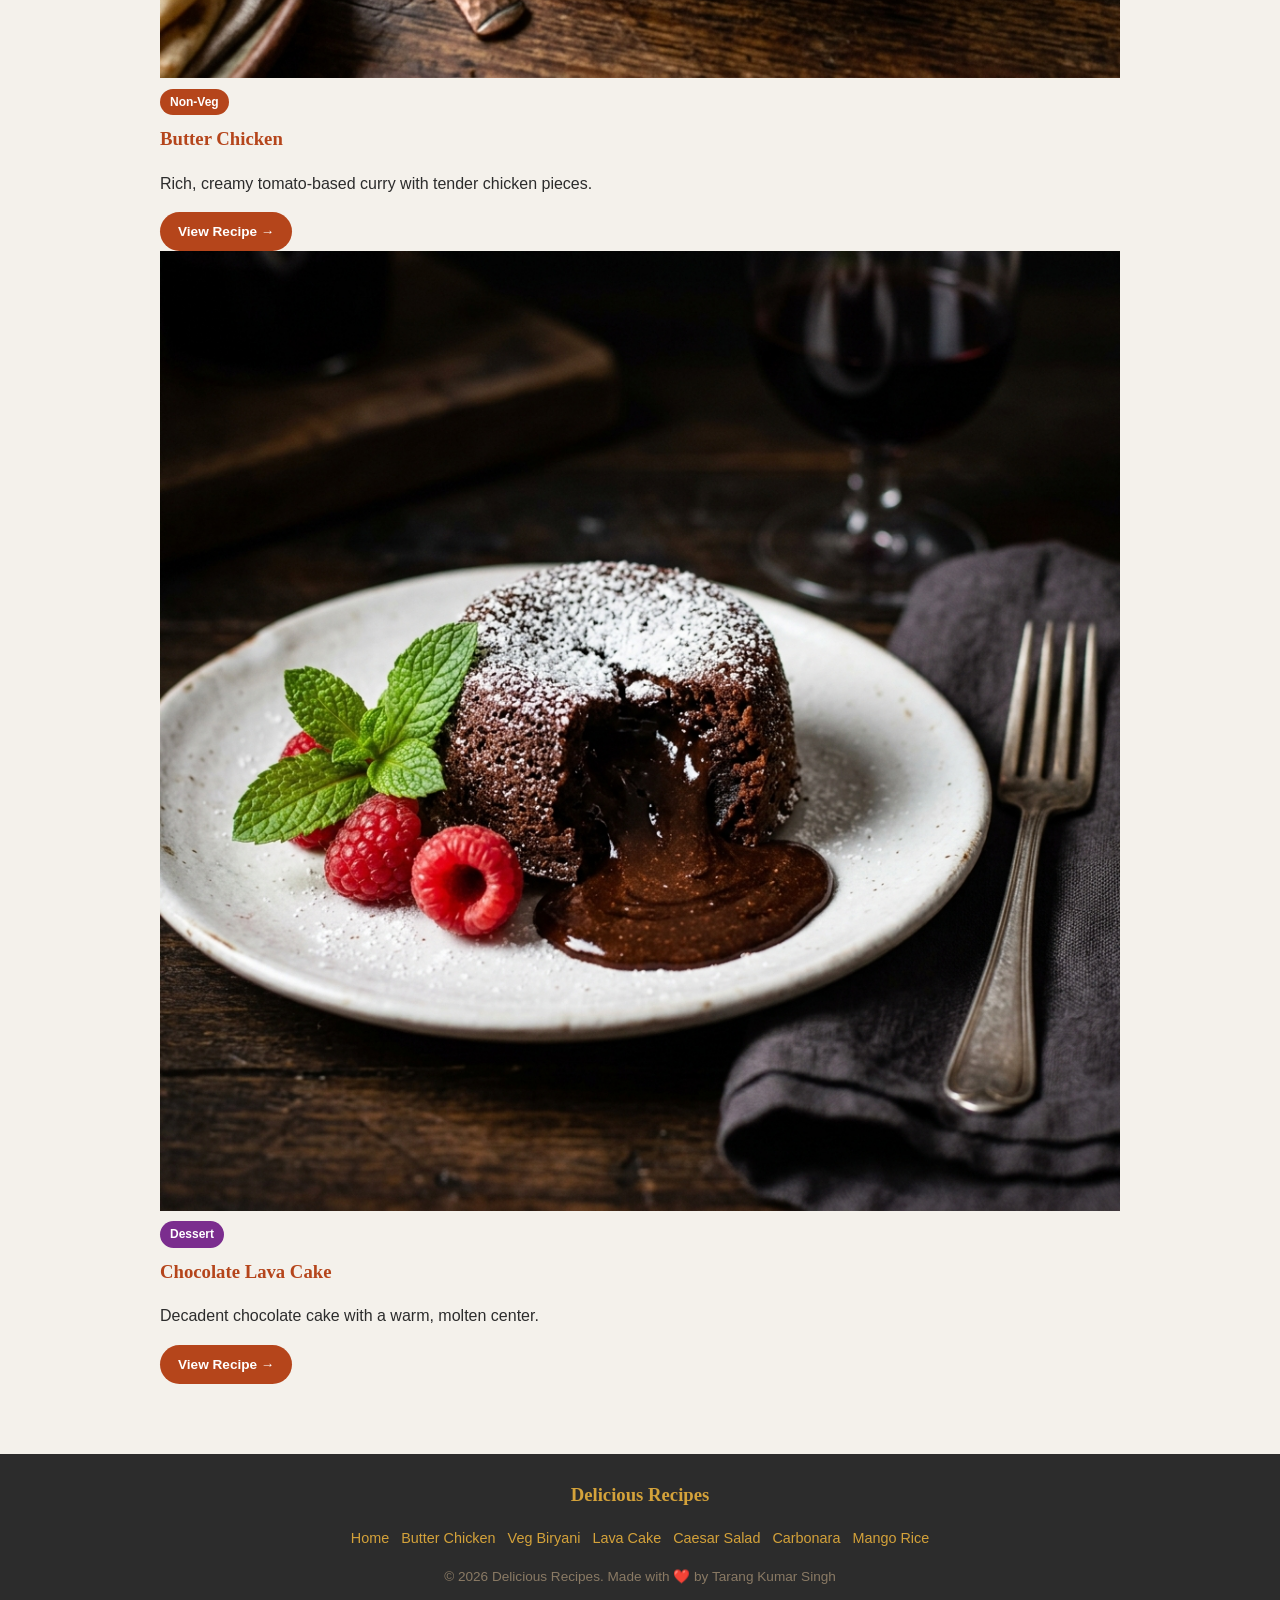
<file: recipe-website/recipe5.html>
<!DOCTYPE html>
<html lang="en">
<head>
  <meta charset="UTF-8">
  <meta name="viewport" content="width=device-width, initial-scale=1.0">
  <meta name="description" content="Authentic Pasta Carbonara recipe with step-by-step instructions.">
  <title>Pasta Carbonara — Delicious Recipes</title>
  <link rel="stylesheet" href="css/styles.css">
</head>
<body>

  <nav id="main-nav">
    <a href="index.html">Home</a>
    <a href="recipe1.html">Butter Chicken</a>
    <a href="recipe2.html">Veg Biryani</a>
    <a href="recipe3.html">Lava Cake</a>
    <a href="recipe4.html">Caesar Salad</a>
    <a href="recipe5.html" class="active">Carbonara</a>
    <a href="recipe6.html">Mango Rice</a>
  </nav>

  <header>
    <h1>🍝 Pasta Carbonara</h1>
    <p>Classic Roman pasta in a silky egg and cheese sauce with crispy pancetta and cracked black pepper.</p>
  </header>

  <main>
    <a href="index.html" class="back-link">← Back to All Recipes</a>

    <div class="recipe-content">
      <img src="images/pasta-carbonara.png" alt="Creamy pasta carbonara with pancetta" class="recipe-image">

      <table>
        <thead>
          <tr>
            <th>Prep Time</th>
            <th>Cook Time</th>
            <th>Servings</th>
            <th>Difficulty</th>
            <th>Category</th>
          </tr>
        </thead>
        <tbody>
          <tr>
            <td>10 min</td>
            <td>15 min</td>
            <td>2</td>
            <td>Medium</td>
            <td>Non-Veg</td>
          </tr>
        </tbody>
      </table>

      <h2>About This Dish</h2>
      <p>Pasta Carbonara is a beloved Roman classic that embodies the beauty of Italian cooking — a few quality ingredients combined with perfect technique. Authentic carbonara uses no cream whatsoever. The silky, velvety sauce is created entirely from eggs, Pecorino Romano cheese, and rendered fat from guanciale or pancetta. The trick is tossing hot pasta with the egg mixture off the heat.</p>

      <h2>Ingredients</h2>
      <ul>
        <li>200g spaghetti or rigatoni</li>
        <li>150g guanciale or pancetta</li>
        <li>3 large egg yolks</li>
        <li>1 whole egg</li>
        <li>60g Pecorino Romano, finely grated</li>
        <li>30g Parmigiano-Reggiano, grated</li>
        <li>Freshly cracked black pepper (generous)</li>
        <li>Salt for pasta water</li>
      </ul>

      <h2>Step-by-Step Instructions</h2>
      <ol>
        <li>Bring a large pot of generously salted water to a rolling boil. Add 200g spaghetti and cook until al dente. Reserve a cup of starchy pasta water before draining.</li>
        <li>While pasta cooks, cut 150g pancetta into small lardons. Place in a cold skillet and cook on medium heat for 8–10 minutes, stirring occasionally, until golden and crispy. Remove from heat.</li>
        <li>In a bowl, whisk together 3 egg yolks, 1 whole egg, 60g Pecorino Romano, and 30g Parmigiano-Reggiano until you have a thick, creamy paste. Add generous black pepper.</li>
        <li>Add the drained hot pasta directly to the skillet with pancetta. Toss vigorously for 30 seconds so the pasta absorbs the rendered fat.</li>
        <li>Remove skillet completely from heat. Pour the egg and cheese mixture over hot pasta and toss quickly and continuously for about 60 seconds. The residual heat will cook the egg into a creamy sauce. Add pasta water one tablespoon at a time if too thick.</li>
        <li>Serve immediately on warm plates. Top with extra Pecorino Romano and a final crack of black pepper. Carbonara waits for no one — eat it the moment it's plated.</li>
      </ol>
    </div>

    <div class="related-section">
      <hr>
      <h2>You Might Also Like</h2>
      <div class="recipe-grid">
        <article>
          <img src="images/butter-chicken.png" alt="Butter chicken" loading="lazy">
          <span class="badge badge-nonveg">Non-Veg</span>
          <h3>Butter Chicken</h3>
          <p>Rich, creamy tomato-based curry with tender chicken pieces.</p>
          <a href="recipe1.html" class="btn">View Recipe →</a>
        </article>
        <article>
          <img src="images/chocolate-lava-cake.png" alt="Chocolate lava cake" loading="lazy">
          <span class="badge badge-dessert">Dessert</span>
          <h3>Chocolate Lava Cake</h3>
          <p>Decadent chocolate cake with a warm, molten center.</p>
          <a href="recipe3.html" class="btn">View Recipe →</a>
        </article>
      </div>
    </div>
  </main>

  <footer>
    <h3 class="footer-title">Delicious Recipes</h3>
    <div class="footer-links">
      <a href="index.html">Home</a>
      <a href="recipe1.html">Butter Chicken</a>
      <a href="recipe2.html">Veg Biryani</a>
      <a href="recipe3.html">Lava Cake</a>
      <a href="recipe4.html">Caesar Salad</a>
      <a href="recipe5.html">Carbonara</a>
      <a href="recipe6.html">Mango Rice</a>
    </div>
    <p class="footer-copyright">&copy; 2026 Delicious Recipes. Made with ❤️ by Tarang Kumar Singh</p>
  </footer>

</body>
</html>
</file>
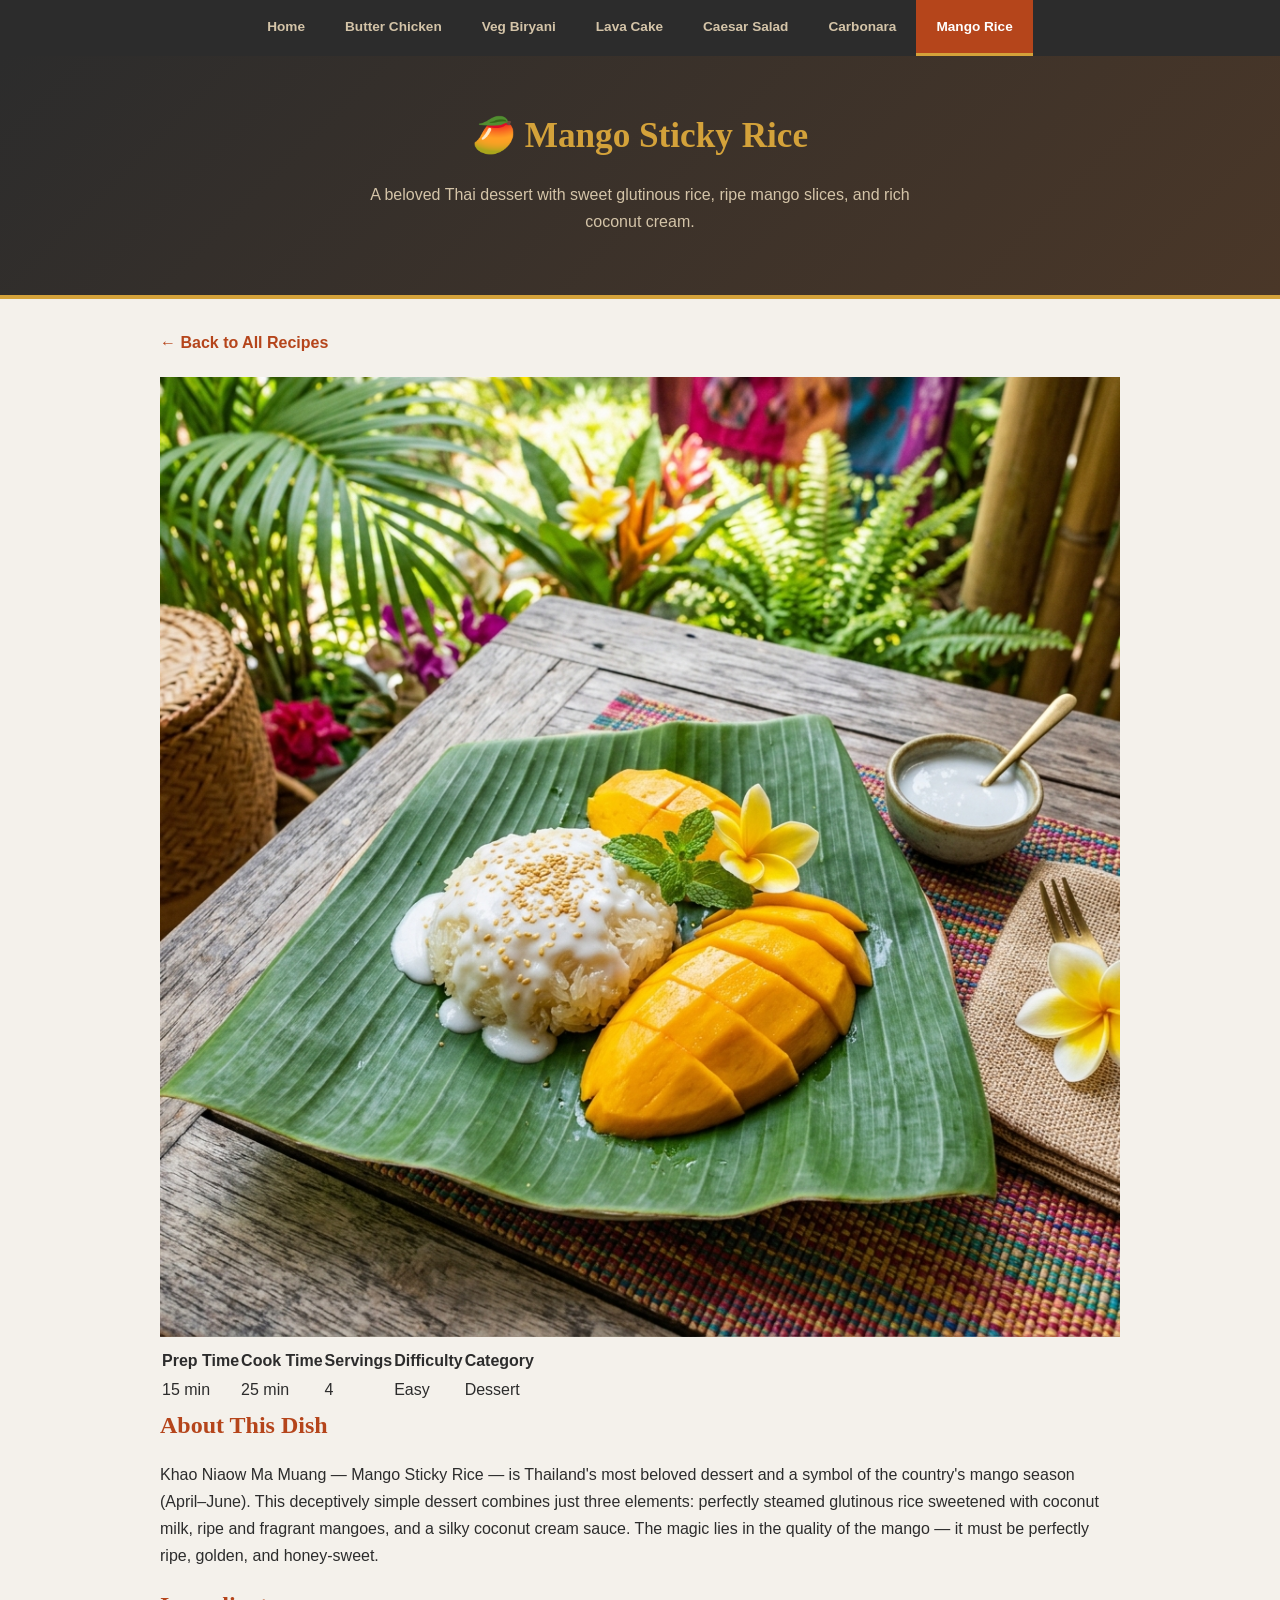
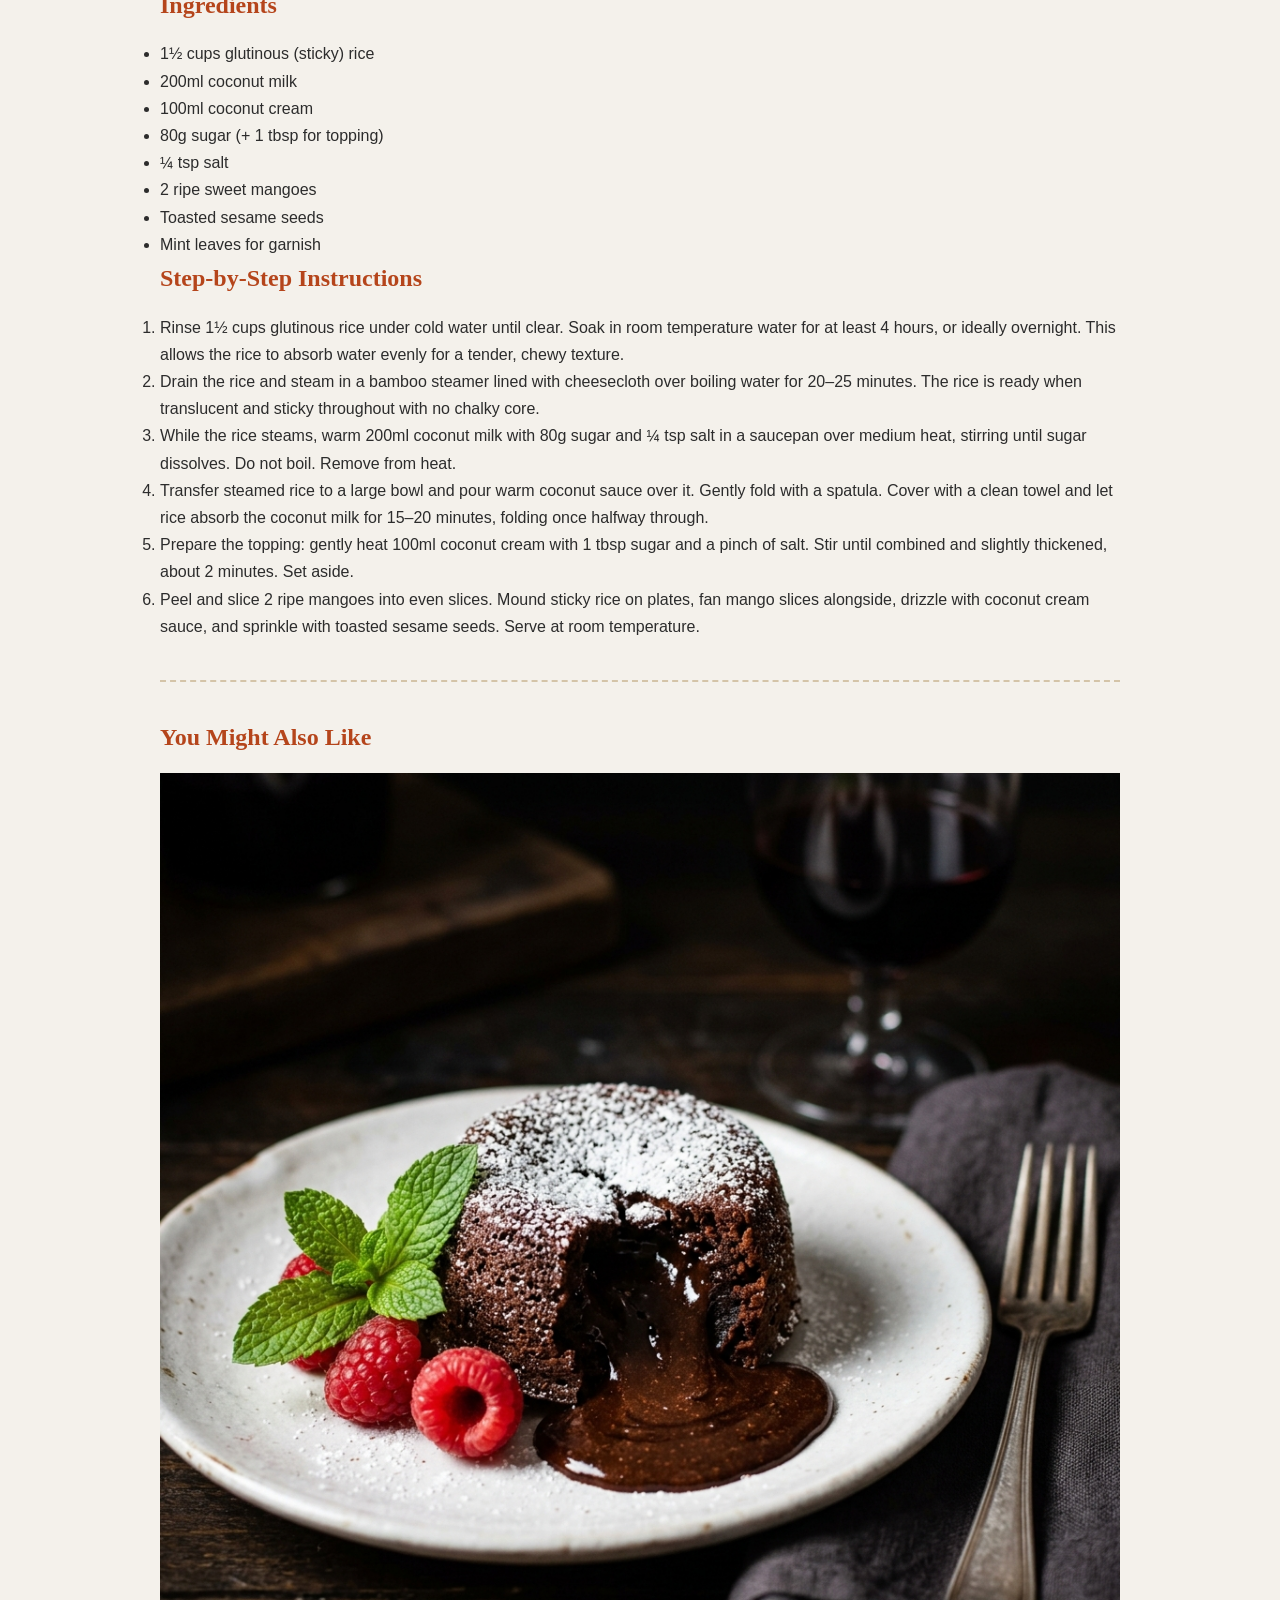
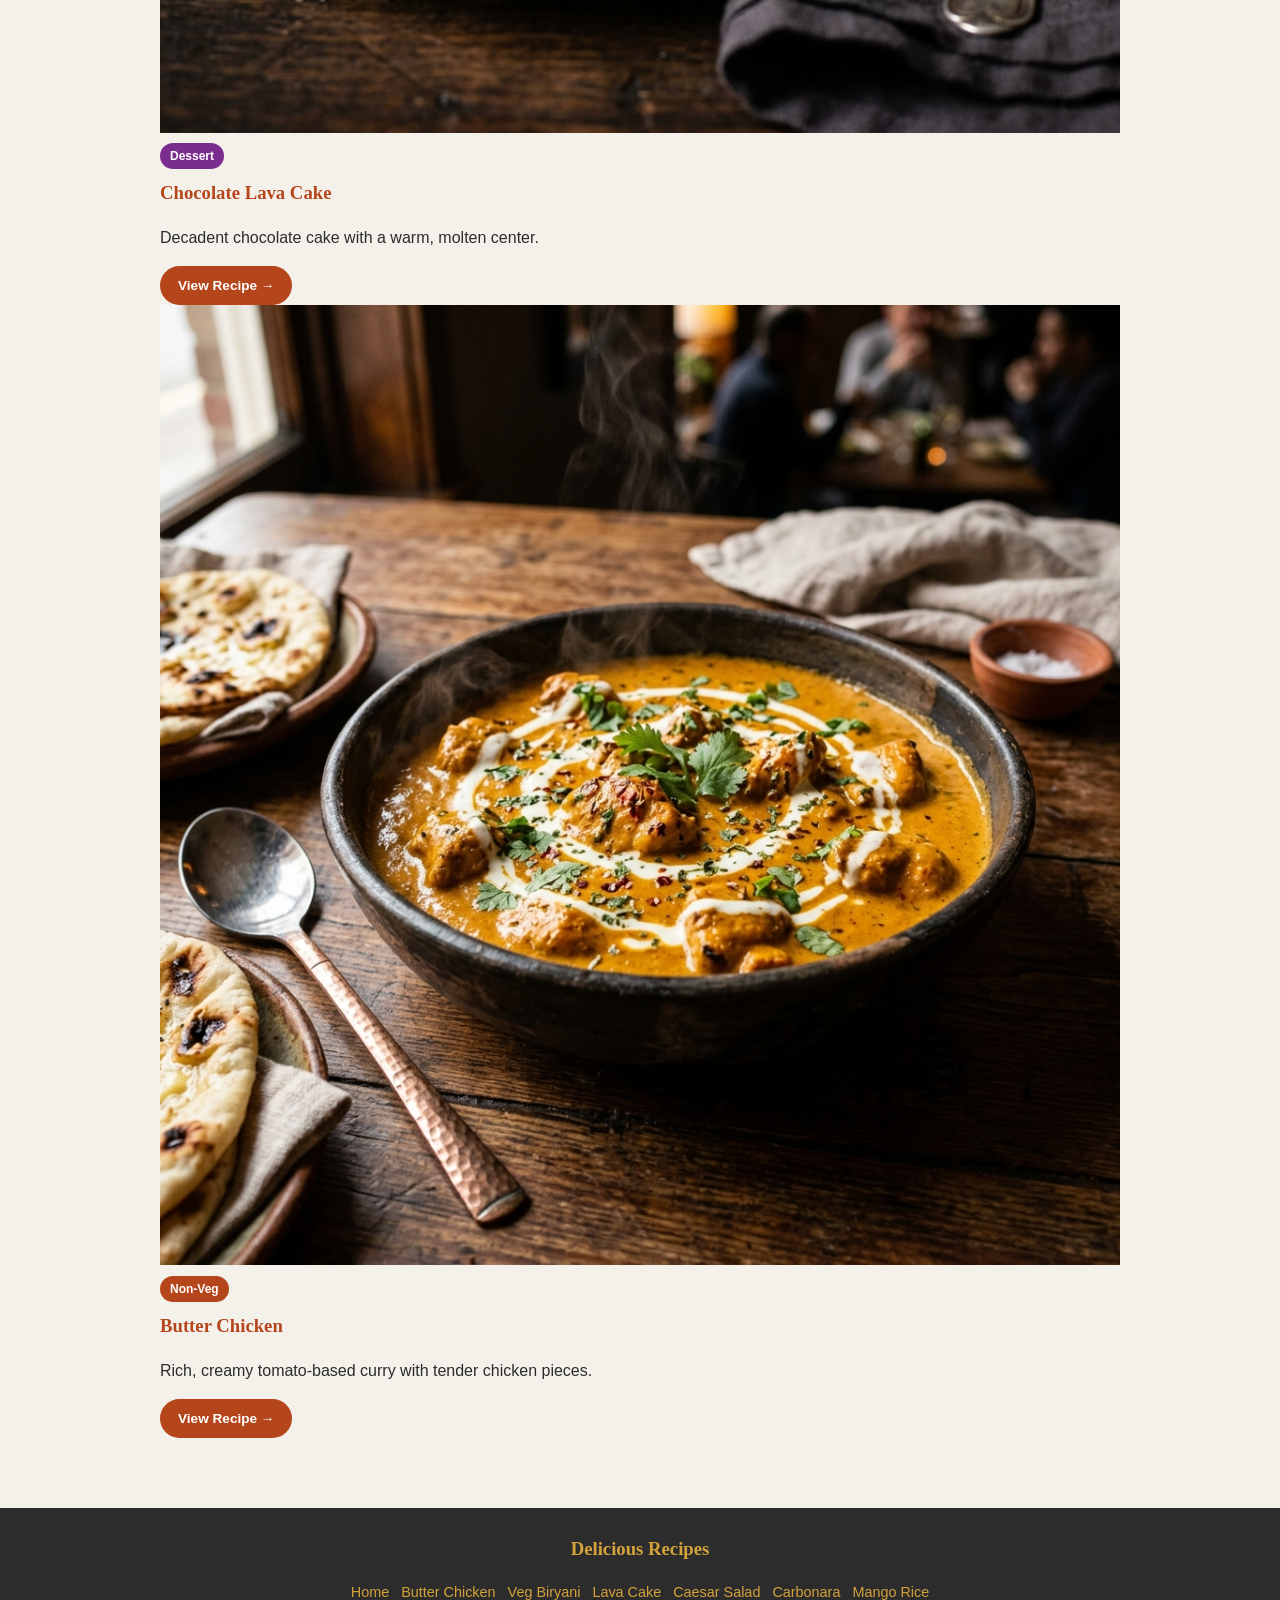
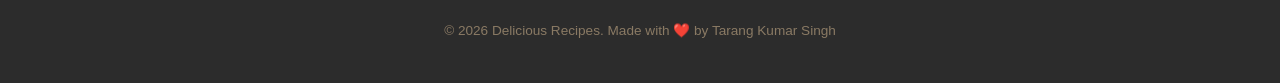
<file: recipe-website/recipe6.html>
<!DOCTYPE html>
<html lang="en">
<head>
  <meta charset="UTF-8">
  <meta name="viewport" content="width=device-width, initial-scale=1.0">
  <meta name="description" content="Thai Mango Sticky Rice recipe with step-by-step instructions.">
  <title>Mango Sticky Rice — Delicious Recipes</title>
  <link rel="stylesheet" href="css/styles.css">
</head>
<body>

  <nav id="main-nav">
    <a href="index.html">Home</a>
    <a href="recipe1.html">Butter Chicken</a>
    <a href="recipe2.html">Veg Biryani</a>
    <a href="recipe3.html">Lava Cake</a>
    <a href="recipe4.html">Caesar Salad</a>
    <a href="recipe5.html">Carbonara</a>
    <a href="recipe6.html" class="active">Mango Rice</a>
  </nav>

  <header>
    <h1>🥭 Mango Sticky Rice</h1>
    <p>A beloved Thai dessert with sweet glutinous rice, ripe mango slices, and rich coconut cream.</p>
  </header>

  <main>
    <a href="index.html" class="back-link">← Back to All Recipes</a>

    <div class="recipe-content">
      <img src="images/mango-sticky-rice.png" alt="Thai mango sticky rice on banana leaf" class="recipe-image">

      <table>
        <thead>
          <tr>
            <th>Prep Time</th>
            <th>Cook Time</th>
            <th>Servings</th>
            <th>Difficulty</th>
            <th>Category</th>
          </tr>
        </thead>
        <tbody>
          <tr>
            <td>15 min</td>
            <td>25 min</td>
            <td>4</td>
            <td>Easy</td>
            <td>Dessert</td>
          </tr>
        </tbody>
      </table>

      <h2>About This Dish</h2>
      <p>Khao Niaow Ma Muang — Mango Sticky Rice — is Thailand's most beloved dessert and a symbol of the country's mango season (April–June). This deceptively simple dessert combines just three elements: perfectly steamed glutinous rice sweetened with coconut milk, ripe and fragrant mangoes, and a silky coconut cream sauce. The magic lies in the quality of the mango — it must be perfectly ripe, golden, and honey-sweet.</p>

      <h2>Ingredients</h2>
      <ul>
        <li>1½ cups glutinous (sticky) rice</li>
        <li>200ml coconut milk</li>
        <li>100ml coconut cream</li>
        <li>80g sugar (+ 1 tbsp for topping)</li>
        <li>¼ tsp salt</li>
        <li>2 ripe sweet mangoes</li>
        <li>Toasted sesame seeds</li>
        <li>Mint leaves for garnish</li>
      </ul>

      <h2>Step-by-Step Instructions</h2>
      <ol>
        <li>Rinse 1½ cups glutinous rice under cold water until clear. Soak in room temperature water for at least 4 hours, or ideally overnight. This allows the rice to absorb water evenly for a tender, chewy texture.</li>
        <li>Drain the rice and steam in a bamboo steamer lined with cheesecloth over boiling water for 20–25 minutes. The rice is ready when translucent and sticky throughout with no chalky core.</li>
        <li>While the rice steams, warm 200ml coconut milk with 80g sugar and ¼ tsp salt in a saucepan over medium heat, stirring until sugar dissolves. Do not boil. Remove from heat.</li>
        <li>Transfer steamed rice to a large bowl and pour warm coconut sauce over it. Gently fold with a spatula. Cover with a clean towel and let rice absorb the coconut milk for 15–20 minutes, folding once halfway through.</li>
        <li>Prepare the topping: gently heat 100ml coconut cream with 1 tbsp sugar and a pinch of salt. Stir until combined and slightly thickened, about 2 minutes. Set aside.</li>
        <li>Peel and slice 2 ripe mangoes into even slices. Mound sticky rice on plates, fan mango slices alongside, drizzle with coconut cream sauce, and sprinkle with toasted sesame seeds. Serve at room temperature.</li>
      </ol>
    </div>

    <div class="related-section">
      <hr>
      <h2>You Might Also Like</h2>
      <div class="recipe-grid">
        <article>
          <img src="images/chocolate-lava-cake.png" alt="Chocolate lava cake" loading="lazy">
          <span class="badge badge-dessert">Dessert</span>
          <h3>Chocolate Lava Cake</h3>
          <p>Decadent chocolate cake with a warm, molten center.</p>
          <a href="recipe3.html" class="btn">View Recipe →</a>
        </article>
        <article>
          <img src="images/butter-chicken.png" alt="Butter chicken" loading="lazy">
          <span class="badge badge-nonveg">Non-Veg</span>
          <h3>Butter Chicken</h3>
          <p>Rich, creamy tomato-based curry with tender chicken pieces.</p>
          <a href="recipe1.html" class="btn">View Recipe →</a>
        </article>
      </div>
    </div>
  </main>

  <footer>
    <h3 class="footer-title">Delicious Recipes</h3>
    <div class="footer-links">
      <a href="index.html">Home</a>
      <a href="recipe1.html">Butter Chicken</a>
      <a href="recipe2.html">Veg Biryani</a>
      <a href="recipe3.html">Lava Cake</a>
      <a href="recipe4.html">Caesar Salad</a>
      <a href="recipe5.html">Carbonara</a>
      <a href="recipe6.html">Mango Rice</a>
    </div>
    <p class="footer-copyright">&copy; 2026 Delicious Recipes. Made with ❤️ by Tarang Kumar Singh</p>
  </footer>

</body>
</html>
</file>
<file: recipe-website/css/styles.css>
* {
    box-sizing: border-box;
    margin: 0;
    padding: 0;
}

body {
    font-family: Verdana, Geneva, Tahoma, sans-serif;
    background-color: #f4f1eb;
    color: #2c2c2c;
    line-height: 1.7;
}

h1, h2, h3 {
    color: #b5451b;
    margin-bottom: 15px;
    font-family: Georgia, 'Times New Roman', serif;
}

p {
    margin-bottom: 15px;
}

img {
    max-width: 100%;
    height: auto;
}

a {
    color: #b5451b;
    text-decoration: none;
    transition: color 0.3s ease;
}

a:hover {
    color: #d4682a;
}

#main-nav {
    background-color: #2c2c2c;
    padding: 0;
    display: flex;
    justify-content: center;
    flex-wrap: wrap;
}

#main-nav a {
    color: #d4c4a8;
    text-decoration: none;
    font-weight: bold;
    padding: 15px 20px;
    font-size: 0.85rem;
    transition: all 0.3s ease;
    border-bottom: 3px solid transparent;
}

#main-nav a:hover,
#main-nav a:focus {
    background-color: #b5451b;
    color: #fff;
    border-bottom: 3px solid #d4a23a;
}

#main-nav a.active {
    background-color: #b5451b;
    color: #fff;
    border-bottom: 3px solid #d4a23a;
}

header {
    text-align: center;
    padding: 50px 20px;
    background: linear-gradient(135deg, #2c2c2c 0%, #4a3728 100%);
    color: #f4f1eb;
    border-bottom: 4px solid #d4a23a;
}

header h1 {
    color: #d4a23a;
    font-size: 2.2rem;
}

header p {
    max-width: 600px;
    margin: 10px auto;
    color: #d4c4a8;
}

main {
    max-width: 1000px;
    margin: 0 auto;
    padding: 30px 20px;
}

footer {
    text-align: center;
    padding: 25px 20px;
    background-color: #2c2c2c;
    margin-top: 40px;
    color: #d4c4a8;
}

.footer-title {
    margin-bottom: 15px;
    color: #d4a23a;
}

.footer-links {
    display: flex;
    justify-content: center;
    gap: 12px;
    flex-wrap: wrap;
    margin-bottom: 15px;
}

.footer-links a {
    color: #d4a23a;
    text-decoration: none;
    font-size: 0.9rem;
    transition: color 0.3s ease;
}

.footer-links a:hover {
    color: #fff;
}

.footer-copyright {
    margin-top: 10px;
    color: #8a7a64;
    font-size: 0.85rem;
}

.recipe-list {
    display: flex;
    flex-direction: column;
    gap: 20px;
    margin-top: 30px;
}

.recipe-list article {
    background-color: #fff;
    border: 1px solid #ddd;
    border-radius: 10px;
    display: flex;
    overflow: hidden;
    transition: transform 0.3s ease, box-shadow 0.3s ease;
}

.recipe-list article:hover {
    transform: translateX(5px);
    box-shadow: 0 5px 25px rgba(0, 0, 0, 0.1);
    border-left: 4px solid #b5451b;
}

.recipe-list article img {
    width: 250px;
    min-height: 200px;
    object-fit: cover;
    flex-shrink: 0;
}

.recipe-list .card-body {
    padding: 20px;
    display: flex;
    flex-direction: column;
    justify-content: center;
}

.badge {
    display: inline-block;
    padding: 3px 10px;
    border-radius: 20px;
    font-size: 0.75rem;
    font-weight: bold;
    margin-right: 6px;
    margin-bottom: 8px;
}

.badge-veg {
    background-color: #2d8a4e;
    color: #fff;
}

.badge-nonveg {
    background-color: #b5451b;
    color: #fff;
}

.badge-dessert {
    background-color: #7b2d8e;
    color: #fff;
}

.badge-easy {
    background-color: #2d8a4e;
    color: #fff;
}

.badge-medium {
    background-color: #c49520;
    color: #fff;
}

.badge-hard {
    background-color: #b5451b;
    color: #fff;
}

.recipe-meta {
    color: #777;
    font-size: 0.85rem;
    margin-bottom: 10px;
}

.btn {
    display: inline-block;
    background-color: #b5451b;
    color: #fff;
    padding: 8px 18px;
    text-decoration: none;
    font-weight: bold;
    font-size: 0.85rem;
    border-radius: 20px;
    transition: background-color 0.3s ease, transform 0.2s ease;
    align-self: flex-start;
}

.btn:hover {
    background-color: #d4682a;
    color: #fff;
    transform: scale(0.98);
}

.category-filters {
    display: flex;
    justify-content: center;
    gap: 10px;
    flex-wrap: wrap;
    margin-top: 20px;
}

.category-filters span {
    display: inline-block;
    padding: 5px 14px;
    border: 2px solid #ccc;
    border-radius: 20px;
    font-size: 0.85rem;
    color: #666;
    background-color: #fff;
}

.recipe-detail-header {
    text-align: center;
    margin-bottom: 25px;
}

.recipe-detail-header img {
    width: 100%;
    max-height: 400px;
    object-fit: cover;
    border-radius: 10px;
    margin-bottom: 20px;
}

.recipe-body {
    background-color: #fff;
    padding: 35px;
    border-radius: 10px;
    border: 1px solid #ddd;
}

.recipe-body h2 {
    margin-top: 25px;
    padding-bottom: 8px;
    border-bottom: 2px solid #f0e0c4;
}

.recipe-body ul {
    margin-left: 20px;
    margin-top: 15px;
    margin-bottom: 20px;
    list-style: disc;
}

.recipe-body li {
    margin-bottom: 8px;
}

.recipe-body ol {
    margin-left: 20px;
    margin-top: 15px;
    list-style: decimal;
}

.recipe-body ol li {
    margin-bottom: 12px;
    padding-left: 5px;
}

.info-boxes {
    display: flex;
    gap: 15px;
    flex-wrap: wrap;
    margin: 20px 0;
}

.info-box {
    flex: 1;
    min-width: 120px;
    background-color: #f4f1eb;
    border: 1px solid #ddd;
    border-radius: 8px;
    padding: 15px;
    text-align: center;
}

.info-box strong {
    display: block;
    font-size: 0.75rem;
    color: #888;
    text-transform: uppercase;
    letter-spacing: 1px;
    margin-bottom: 5px;
}

.info-box span {
    font-size: 1rem;
    color: #b5451b;
    font-weight: bold;
}

.features-row {
    display: flex;
    gap: 20px;
    margin-top: 30px;
    flex-wrap: wrap;
}

.feature-box {
    flex: 1;
    min-width: 250px;
    background-color: #fff;
    padding: 25px;
    border: 1px solid #ddd;
    border-radius: 10px;
    text-align: center;
    border-top: 4px solid #b5451b;
    transition: transform 0.3s ease;
}

.feature-box:hover {
    transform: translateY(-5px);
}

.feature-icon {
    font-size: 2.5rem;
    margin-bottom: 10px;
    display: block;
}

hr {
    border: 0;
    border-top: 2px dashed #d4c4a8;
    margin: 35px 0;
}

.back-link {
    display: inline-block;
    margin-bottom: 20px;
    color: #b5451b;
    font-weight: bold;
}

.back-link:hover {
    color: #d4682a;
}

.related-section {
    margin-top: 40px;
}

.related-section .recipe-list article img {
    width: 180px;
}

.search-bar {
    display: flex;
    justify-content: center;
    margin-top: 20px;
}

.search-bar input[type="text"] {
    width: 100%;
    max-width: 400px;
    padding: 10px 15px;
    background-color: rgba(255, 255, 255, 0.15);
    border: 1px solid #d4c4a8;
    color: #f4f1eb;
    border-radius: 20px;
    font-family: inherit;
    font-size: 0.9rem;
}

.search-bar input[type="text"]::placeholder {
    color: #d4c4a8;
}

.search-bar input[type="text"]:focus {
    outline: none;
    border-color: #d4a23a;
    box-shadow: 0 0 8px rgba(212, 162, 58, 0.4);
    background-color: rgba(255, 255, 255, 0.25);
}

@media (max-width: 768px) {
    #main-nav {
        flex-direction: column;
        text-align: center;
    }

    #main-nav a {
        padding: 12px;
        border-bottom: none;
        border-left: 3px solid transparent;
    }

    #main-nav a:hover,
    #main-nav a.active {
        border-bottom: none;
        border-left: 3px solid #d4a23a;
    }

    .recipe-list article {
        flex-direction: column;
    }

    .recipe-list article img {
        width: 100%;
        max-height: 200px;
    }

    .info-boxes {
        flex-direction: column;
    }

    .features-row {
        flex-direction: column;
    }

    .recipe-body {
        padding: 20px;
    }

    header {
        padding: 30px 15px;
    }

    header h1 {
        font-size: 1.6rem;
    }

    .related-section .recipe-list article img {
        width: 100%;
    }
}
</file>
